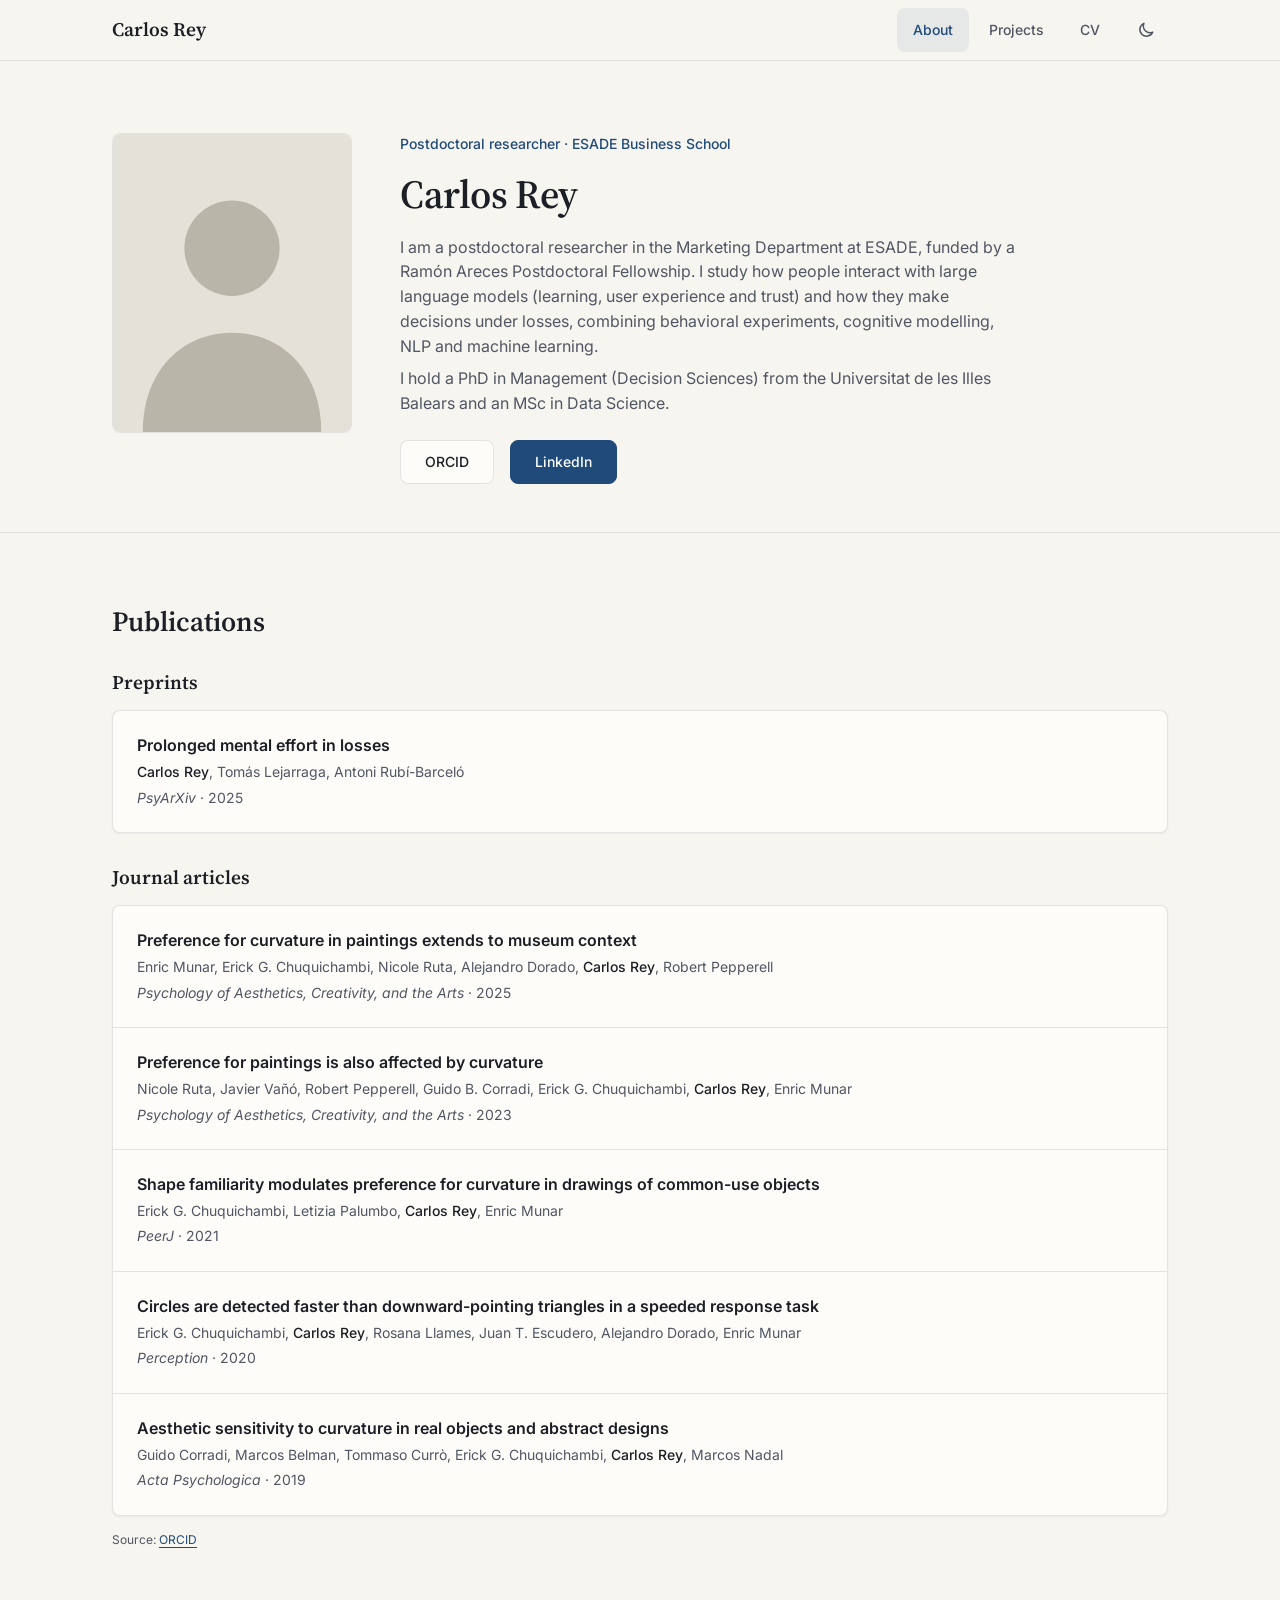
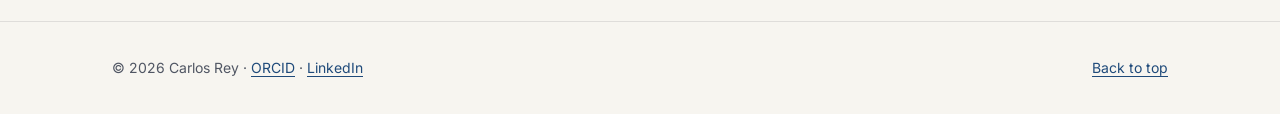
<file: index.html>
<!doctype html>
<html lang="en">
<head>
  <meta charset="utf-8">
  <meta name="viewport" content="width=device-width, initial-scale=1">
  <title>Carlos Rey · Postdoctoral Researcher at ESADE</title>
  <meta name="description" content="Carlos Rey is a postdoctoral researcher in the Marketing Department at ESADE Business School, studying human–LLM interaction, loss-related decision making, and behavioral data science.">
  <meta name="theme-color" content="#f7f5f0">
  <link rel="icon" href="assets/favicon.svg" type="image/svg+xml">
  <link rel="preconnect" href="https://fonts.googleapis.com">
  <link rel="preconnect" href="https://fonts.gstatic.com" crossorigin>
  <link href="https://fonts.googleapis.com/css2?family=Inter:wght@400;500;600&family=Source+Serif+4:wght@400;600&display=swap" rel="stylesheet">
  <script>(function(){var t;try{t=localStorage.getItem('theme')}catch(e){}if(t!=='light'&&t!=='dark'){t=matchMedia('(prefers-color-scheme: dark)').matches?'dark':'light'}document.documentElement.setAttribute('data-theme',t)})();</script>
  <link rel="stylesheet" href="styles.css">
</head>
<body>
  <a class="skip" href="#main">Skip to content</a>
  <header class="site-header">
    <div class="bar">
      <a class="brand" href="index.html" aria-label="Carlos Rey, home">Carlos Rey</a>
      <button class="theme-btn" type="button" aria-label="Switch to dark mode"><svg class="i-sun" viewBox="0 0 24 24" width="20" height="20" aria-hidden="true"><circle cx="12" cy="12" r="4.5" fill="none" stroke="currentColor" stroke-width="1.8"/><path d="M12 2.5v2.2M12 19.3v2.2M2.5 12h2.2M19.3 12h2.2M5.3 5.3l1.6 1.6M17.1 17.1l1.6 1.6M5.3 18.7l1.6-1.6M17.1 6.9l1.6-1.6" stroke="currentColor" stroke-width="1.8" stroke-linecap="round"/></svg><svg class="i-moon" viewBox="0 0 24 24" width="20" height="20" aria-hidden="true"><path d="M20 14.5A8 8 0 0 1 9.5 4a8 8 0 1 0 10.5 10.5z" fill="none" stroke="currentColor" stroke-width="1.8" stroke-linejoin="round"/></svg></button>
      <button class="menu-btn" type="button" aria-expanded="false" aria-controls="nav">Menu</button>
      <nav id="nav" class="nav" aria-label="Primary"><a href="index.html" aria-current="page">About</a><a href="projects.html">Projects</a><a href="assets/CarlosReyRomero_CV.pdf" target="_blank" rel="noopener">CV</a></nav>
    </div>
  </header>

  <main id="main">
    <section class="hero" id="top">
      <div class="page about-grid">
        <img class="photo" src="assets/photo.svg" width="240" height="300" alt="Portrait of Carlos Rey (placeholder)">
        <div>
          <p class="eyebrow">Postdoctoral researcher · ESADE Business School</p>
          <h1>Carlos Rey</h1>
          <p class="lead">I am a postdoctoral researcher in the Marketing Department at ESADE, funded by a Ramón Areces Postdoctoral Fellowship. I study how people interact with large language models (learning, user experience and trust) and how they make decisions under losses, combining behavioral experiments, cognitive modelling, NLP and machine learning.</p>
          <p class="lead">I hold a PhD in Management (Decision Sciences) from the Universitat de les Illes Balears and an MSc in Data Science.</p>
          <div class="actions">
            <a class="btn" href="https://orcid.org/0000-0003-2650-3880" target="_blank" rel="noopener">ORCID</a>
            <a class="btn btn-primary" href="https://www.linkedin.com/in/carlosreyr" target="_blank" rel="noopener">LinkedIn</a>
          </div>
        </div>
      </div>
    </section>

    <section class="section" id="publications" aria-labelledby="pubs-h">
      <div class="page stack">
        <h2 id="pubs-h" class="section-title">Publications</h2>
        <h3 class="group-title">Preprints</h3>
        <ul class="list-frame">
            <li class="row">
              <p class="row-title"><a href="https://doi.org/10.31234/osf.io/q5emw_v2" target="_blank" rel="noopener">Prolonged mental effort in losses</a></p>
              <p class="row-meta"><span class="me">Carlos Rey</span>, Tomás Lejarraga, Antoni Rubí-Barceló</p>
              <p class="row-venue"><em>PsyArXiv</em> · 2025</p>
            </li>
        </ul>
        <h3 class="group-title">Journal articles</h3>
        <ul class="list-frame">
            <li class="row">
              <p class="row-title"><a href="https://doi.org/10.1037/aca0000601" target="_blank" rel="noopener">Preference for curvature in paintings extends to museum context</a></p>
              <p class="row-meta">Enric Munar, Erick G. Chuquichambi, Nicole Ruta, Alejandro Dorado, <span class="me">Carlos Rey</span>, Robert Pepperell</p>
              <p class="row-venue"><em>Psychology of Aesthetics, Creativity, and the Arts</em> · 2025</p>
            </li>
            <li class="row">
              <p class="row-title"><a href="https://doi.org/10.1037/aca0000395" target="_blank" rel="noopener">Preference for paintings is also affected by curvature</a></p>
              <p class="row-meta">Nicole Ruta, Javier Vañó, Robert Pepperell, Guido B. Corradi, Erick G. Chuquichambi, <span class="me">Carlos Rey</span>, Enric Munar</p>
              <p class="row-venue"><em>Psychology of Aesthetics, Creativity, and the Arts</em> · 2023</p>
            </li>
            <li class="row">
              <p class="row-title"><a href="https://doi.org/10.7717/peerj.11772" target="_blank" rel="noopener">Shape familiarity modulates preference for curvature in drawings of common-use objects</a></p>
              <p class="row-meta">Erick G. Chuquichambi, Letizia Palumbo, <span class="me">Carlos Rey</span>, Enric Munar</p>
              <p class="row-venue"><em>PeerJ</em> · 2021</p>
            </li>
            <li class="row">
              <p class="row-title"><a href="https://doi.org/10.1177/0301006620957472" target="_blank" rel="noopener">Circles are detected faster than downward-pointing triangles in a speeded response task</a></p>
              <p class="row-meta">Erick G. Chuquichambi, <span class="me">Carlos Rey</span>, Rosana Llames, Juan T. Escudero, Alejandro Dorado, Enric Munar</p>
              <p class="row-venue"><em>Perception</em> · 2020</p>
            </li>
            <li class="row">
              <p class="row-title"><a href="https://doi.org/10.1016/j.actpsy.2019.05.012" target="_blank" rel="noopener">Aesthetic sensitivity to curvature in real objects and abstract designs</a></p>
              <p class="row-meta">Guido Corradi, Marcos Belman, Tommaso Currò, Erick G. Chuquichambi, <span class="me">Carlos Rey</span>, Marcos Nadal</p>
              <p class="row-venue"><em>Acta Psychologica</em> · 2019</p>
            </li>
        </ul>
        <p class="source-note">Source: <a href="https://orcid.org/0000-0003-2650-3880" target="_blank" rel="noopener">ORCID</a></p>
      </div>
    </section>
  </main>

  <footer class="site-footer">
    <div class="page foot">
      <p>© <span id="year">2026</span> Carlos Rey · <a href="https://orcid.org/0000-0003-2650-3880" target="_blank" rel="noopener">ORCID</a> · <a href="https://www.linkedin.com/in/carlosreyr" target="_blank" rel="noopener">LinkedIn</a></p>
      <p><a href="#top">Back to top</a></p>
    </div>
  </footer>

  <script src="script.js"></script>
</body>
</html>
</file>
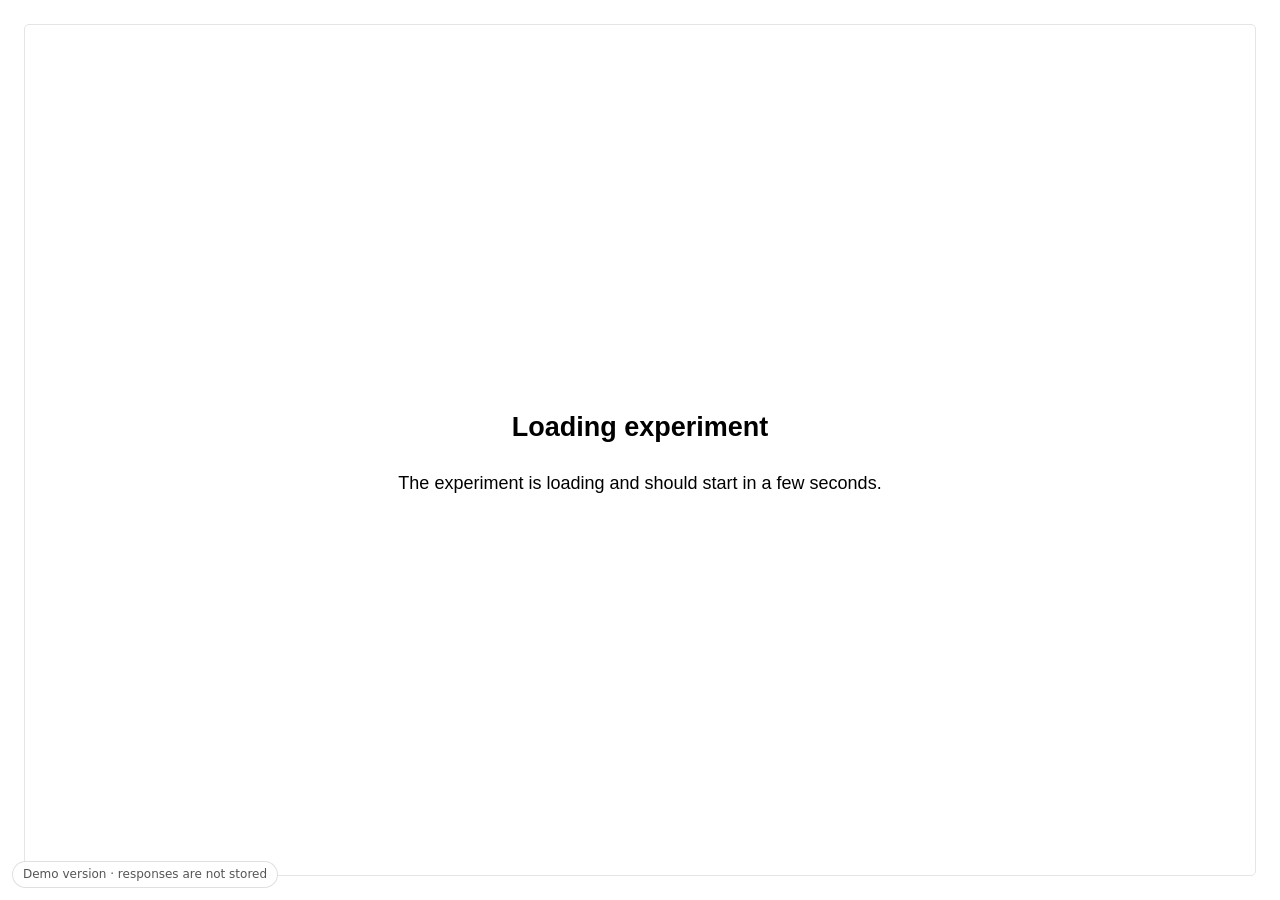
<file: experiments/loss-attention1B/index.html>
<!doctype html>
<html lang="en">
<head>
  <meta charset="utf-8">
  <title>Loss attention 1B</title>
  <meta name="viewport" content="width=device-width, initial-scale=1">
  <meta name="robots" content="noindex, nofollow">
  <!-- lab.js library -->
  <script src="lib/lab.js" data-labjs-script="library"></script>
  <script src="lib/lab.fallback.js" data-labjs-script="fallback"></script>
  <link rel="stylesheet" href="lib/lab.css">
  <!-- data handling -->
  <script src="../shared/datasink.config.js"></script>
  <script src="../shared/datasink.js"></script>
  <!-- study code and styles -->
  <script src="script.js" defer></script>
  <link rel="stylesheet" href="style.css">
</head>
<body>
  <div class="container fullscreen" data-labjs-section="main">
    <main class="content-vertical-center content-horizontal-center">
      <div>
        <h2>Loading experiment</h2>
        <p>The experiment is loading and should start in a few seconds.</p>
      </div>
    </main>
  </div>
</body>
</html>
</file>
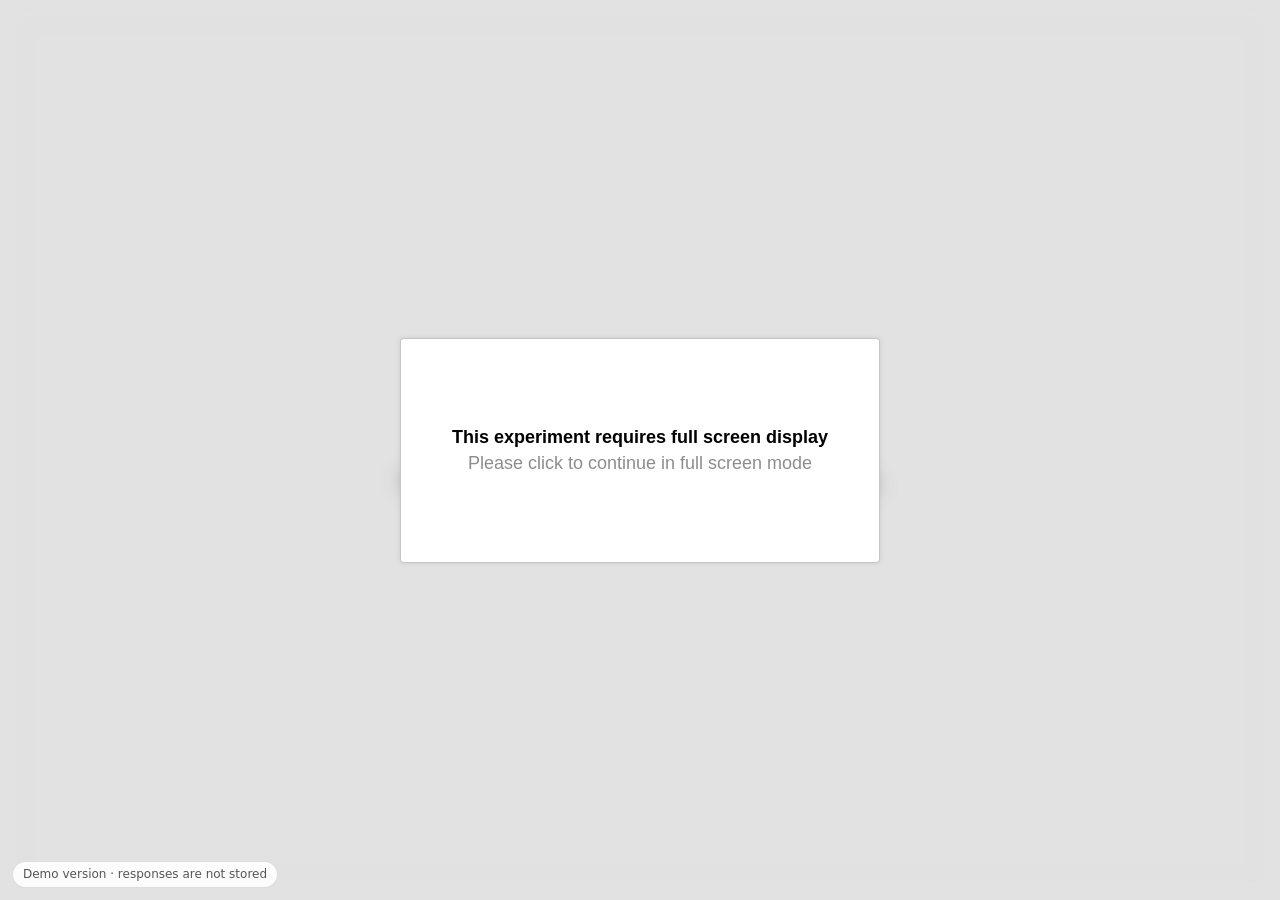
<file: experiments/loss-attention2/index.html>
<!doctype html>
<html lang="en">
<head>
  <meta charset="utf-8">
  <title>Loss attention 2</title>
  <meta name="viewport" content="width=device-width, initial-scale=1">
  <meta name="robots" content="noindex, nofollow">
  <!-- lab.js library -->
  <script src="lib/lab.js" data-labjs-script="library"></script>
  <script src="lib/lab.fallback.js" data-labjs-script="fallback"></script>
  <link rel="stylesheet" href="lib/lab.css">
  <!-- data handling -->
  <script src="../shared/datasink.config.js"></script>
  <script src="../shared/datasink.js"></script>
  <!-- study code and styles -->
  <script src="script.js" defer></script>
  <link rel="stylesheet" href="style.css">
</head>
<body>
  <div class="container fullscreen" data-labjs-section="main">
    <main class="content-vertical-center content-horizontal-center">
      <div>
        <h2>Loading experiment</h2>
        <p>The experiment is loading and should start in a few seconds.</p>
      </div>
    </main>
  </div>
</body>
</html>
</file>
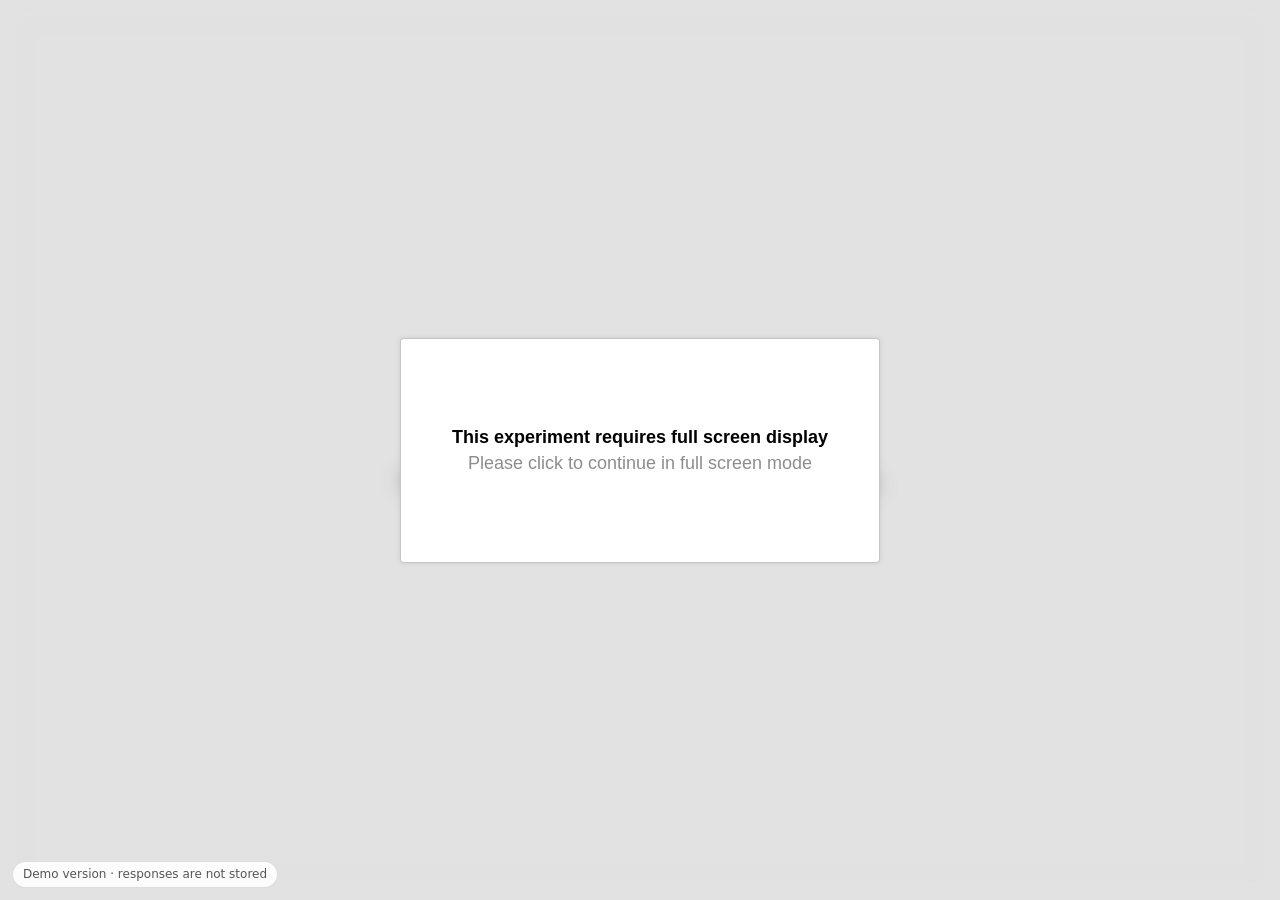
<file: experiments/loss-perception-study3/index.html>
<!doctype html>
<html lang="en">
<head>
  <meta charset="utf-8">
  <title>Loss perception · Study 3</title>
  <meta name="viewport" content="width=device-width, initial-scale=1">
  <meta name="robots" content="noindex, nofollow">
  <!-- lab.js library -->
  <script src="lib/lab.js" data-labjs-script="library"></script>
  <script src="lib/lab.fallback.js" data-labjs-script="fallback"></script>
  <link rel="stylesheet" href="lib/lab.css">
  <!-- data handling -->
  <script src="../shared/datasink.config.js"></script>
  <script src="../shared/datasink.js"></script>
  <!-- study code and styles -->
  <script src="script.js" defer></script>
  <link rel="stylesheet" href="style.css">
</head>
<body>
  <div class="container fullscreen" data-labjs-section="main">
    <main class="content-vertical-center content-horizontal-center">
      <div>
        <h2>Loading experiment</h2>
        <p>The experiment is loading and should start in a few seconds.</p>
      </div>
    </main>
  </div>
</body>
</html>
</file>
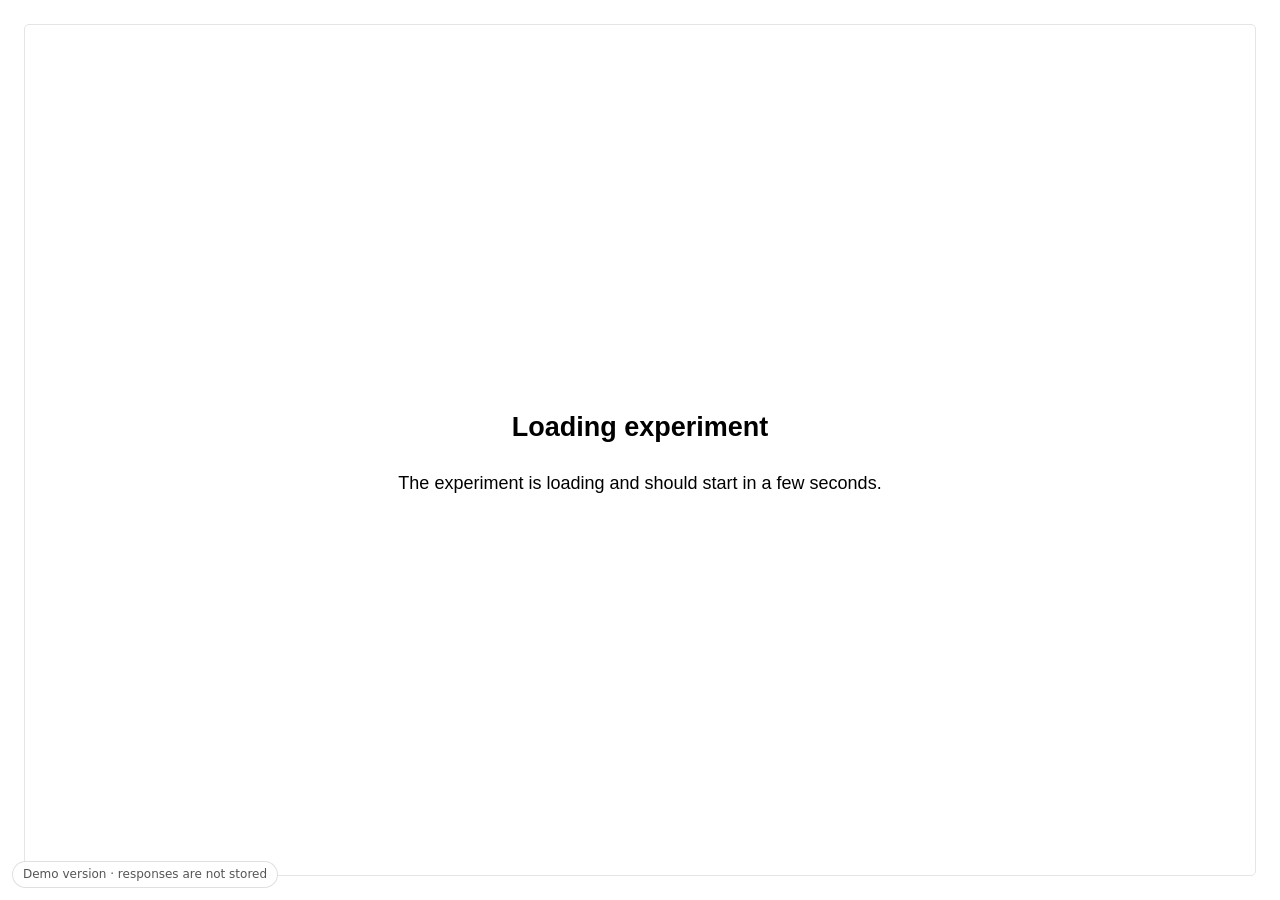
<file: experiments/loss-perception/index.html>
<!doctype html>
<html lang="en">
<head>
  <meta charset="utf-8">
  <title>Loss perception · Experiment</title>
  <meta name="viewport" content="width=device-width, initial-scale=1">
  <meta name="robots" content="noindex, nofollow">
  <!-- lab.js library -->
  <script src="lib/lab.js" data-labjs-script="library"></script>
  <script src="lib/lab.fallback.js" data-labjs-script="fallback"></script>
  <link rel="stylesheet" href="lib/lab.css">
  <!-- data handling -->
  <script src="../shared/datasink.config.js"></script>
  <script src="../shared/datasink.js"></script>
  <!-- study code and styles -->
  <script src="script.js" defer></script>
  <link rel="stylesheet" href="style.css">
</head>
<body>
  <div class="container fullscreen" data-labjs-section="main">
    <main class="content-vertical-center content-horizontal-center">
      <div>
        <h2>Loading experiment</h2>
        <p>The experiment is loading and should start in a few seconds.</p>
      </div>
    </main>
  </div>
</body>
</html>
</file>
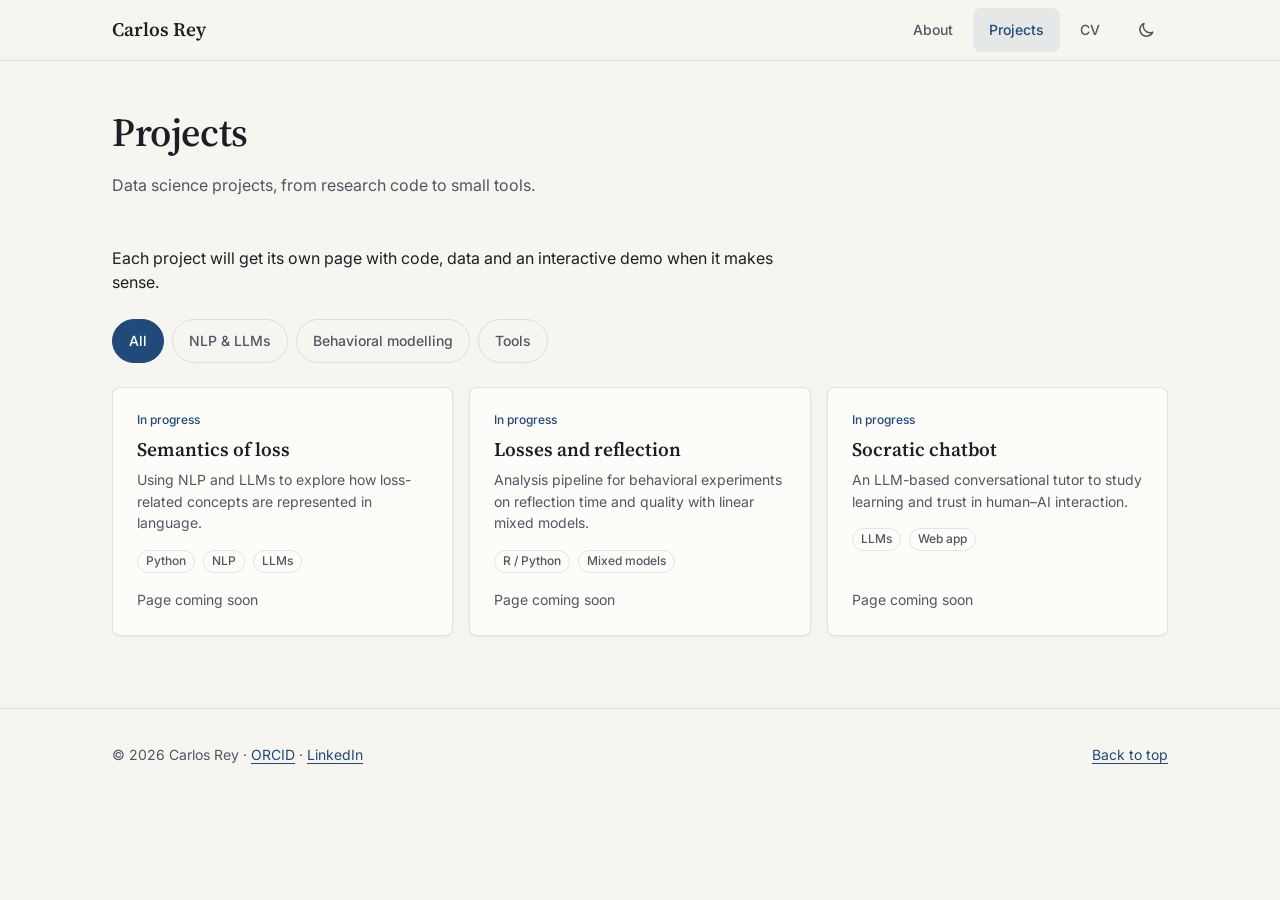
<file: projects.html>
<!doctype html>
<html lang="en">
<head>
  <meta charset="utf-8">
  <meta name="viewport" content="width=device-width, initial-scale=1">
  <title>Projects · Carlos Rey</title>
  <meta name="description" content="Data science projects by Carlos Rey.">
  <meta name="theme-color" content="#f7f5f0">
  <link rel="icon" href="assets/favicon.svg" type="image/svg+xml">
  <link rel="preconnect" href="https://fonts.googleapis.com">
  <link rel="preconnect" href="https://fonts.gstatic.com" crossorigin>
  <link href="https://fonts.googleapis.com/css2?family=Inter:wght@400;500;600&family=Source+Serif+4:wght@400;600&display=swap" rel="stylesheet">
  <script>(function(){var t;try{t=localStorage.getItem('theme')}catch(e){}if(t!=='light'&&t!=='dark'){t=matchMedia('(prefers-color-scheme: dark)').matches?'dark':'light'}document.documentElement.setAttribute('data-theme',t)})();</script>
  <link rel="stylesheet" href="styles.css">
</head>
<body>
  <a class="skip" href="#main">Skip to content</a>
  <header class="site-header">
    <div class="bar">
      <a class="brand" href="index.html" aria-label="Carlos Rey, home">Carlos Rey</a>
      <button class="theme-btn" type="button" aria-label="Switch to dark mode"><svg class="i-sun" viewBox="0 0 24 24" width="20" height="20" aria-hidden="true"><circle cx="12" cy="12" r="4.5" fill="none" stroke="currentColor" stroke-width="1.8"/><path d="M12 2.5v2.2M12 19.3v2.2M2.5 12h2.2M19.3 12h2.2M5.3 5.3l1.6 1.6M17.1 17.1l1.6 1.6M5.3 18.7l1.6-1.6M17.1 6.9l1.6-1.6" stroke="currentColor" stroke-width="1.8" stroke-linecap="round"/></svg><svg class="i-moon" viewBox="0 0 24 24" width="20" height="20" aria-hidden="true"><path d="M20 14.5A8 8 0 0 1 9.5 4a8 8 0 1 0 10.5 10.5z" fill="none" stroke="currentColor" stroke-width="1.8" stroke-linejoin="round"/></svg></button>
      <button class="menu-btn" type="button" aria-expanded="false" aria-controls="nav">Menu</button>
      <nav id="nav" class="nav" aria-label="Primary"><a href="index.html">About</a><a href="projects.html" aria-current="page">Projects</a><a href="assets/CarlosReyRomero_CV.pdf" target="_blank" rel="noopener">CV</a></nav>
    </div>
  </header>

  <main id="main">
    <section class="page-head" id="top"><div class="page"><h1>Projects</h1><p class="lead">Data science projects, from research code to small tools.</p></div></section>
    <section class="section"><div class="page stack">
          <p class="prose">Each project will get its own page with code, data and an interactive demo when it makes sense.</p>
          <div class="filters" role="group" aria-label="Filter projects by topic">
            <button class="chip" type="button" data-filter="all" aria-pressed="true">All</button>
            <button class="chip" type="button" data-filter="nlp" aria-pressed="false">NLP &amp; LLMs</button>
            <button class="chip" type="button" data-filter="modelling" aria-pressed="false">Behavioral modelling</button>
            <button class="chip" type="button" data-filter="tools" aria-pressed="false">Tools</button>
          </div>
          <ul class="grid" id="project-grid">
            <li class="card project" data-tags="nlp modelling">
              <p class="status">In progress</p>
              <h3>Semantics of loss</h3>
              <p>Using NLP and LLMs to explore how loss-related concepts are represented in language.</p>
              <p class="row-tags"><span class="tag">Python</span><span class="tag">NLP</span><span class="tag">LLMs</span></p>
              <p class="project-link">Page coming soon</p>
            </li>
            <li class="card project" data-tags="modelling">
              <p class="status">In progress</p>
              <h3>Losses and reflection</h3>
              <p>Analysis pipeline for behavioral experiments on reflection time and quality with linear mixed models.</p>
              <p class="row-tags"><span class="tag">R / Python</span><span class="tag">Mixed models</span></p>
              <p class="project-link">Page coming soon</p>
            </li>
            <li class="card project" data-tags="nlp tools">
              <p class="status">In progress</p>
              <h3>Socratic chatbot</h3>
              <p>An LLM-based conversational tutor to study learning and trust in human–AI interaction.</p>
              <p class="row-tags"><span class="tag">LLMs</span><span class="tag">Web app</span></p>
              <p class="project-link">Page coming soon</p>
            </li>
          </ul>
          <p class="filter-empty" id="filter-empty" hidden>No projects in this topic yet.</p>
        </div></section>
  </main>

  <footer class="site-footer">
    <div class="page foot">
      <p>© <span id="year">2026</span> Carlos Rey · <a href="https://orcid.org/0000-0003-2650-3880" target="_blank" rel="noopener">ORCID</a> · <a href="https://www.linkedin.com/in/carlosreyr" target="_blank" rel="noopener">LinkedIn</a></p>
      <p><a href="#top">Back to top</a></p>
    </div>
  </footer>

  <script src="script.js"></script>
</body>
</html>
</file>
<file: styles.css>
:root {
  --canvas: #f7f5f0;
  --surface: #fdfcf9;
  --text: #1c1f26;
  --text-2: #505663;
  --border: rgba(28, 31, 38, 0.11);
  --accent: #1f4a7a;
  --accent-text: #ffffff;
  --accent-soft: rgba(31, 74, 122, 0.08);
  --shadow: 0 1px 3px rgba(0, 0, 0, 0.05);

  --font-body: "Inter", system-ui, -apple-system, "Segoe UI", sans-serif;
  --font-head: "Source Serif 4", Georgia, "Times New Roman", serif;

  --text-meta: 0.75rem;
  --text-sm: 0.875rem;
  --text-base: 1rem;
  --text-h3: 1.2rem;
  --text-h2: 1.44rem;
  --text-h1: 2.07rem;

  --s1: 4px; --s2: 8px; --s3: 16px; --s4: 24px; --s5: 32px; --s6: 48px; --s7: 72px;
  --vp-wide: 1120px;
  --radius: 8px;
}

@media (prefers-color-scheme: dark) {
  :root:not([data-theme="light"]) {
    --canvas: #14171c;
    --surface: #1b1f26;
    --text: #e9e7e1;
    --text-2: #a7adba;
    --border: rgba(233, 231, 225, 0.13);
    --accent: #8db6e6;
    --accent-text: #0f1722;
    --accent-soft: rgba(141, 182, 230, 0.1);
    --shadow: inset 0 1px 0 rgba(255, 255, 255, 0.05);
    color-scheme: dark;
  }
}
:root[data-theme="dark"] {
  --canvas: #14171c;
  --surface: #1b1f26;
  --text: #e9e7e1;
  --text-2: #a7adba;
  --border: rgba(233, 231, 225, 0.13);
  --accent: #8db6e6;
  --accent-text: #0f1722;
  --accent-soft: rgba(141, 182, 230, 0.1);
  --shadow: inset 0 1px 0 rgba(255, 255, 255, 0.05);
  color-scheme: dark;
}

*, *::before, *::after { box-sizing: border-box; }
html { scroll-behavior: smooth; scroll-padding-top: 72px; }
body {
  margin: 0;
  background: var(--canvas);
  color: var(--text);
  font: 400 var(--text-base)/1.55 var(--font-body);
  -webkit-font-smoothing: antialiased;
}
h1, h2, h3, p, ul, ol, dl, dd { margin: 0; }
ul, ol { padding: 0; list-style: none; }
a { color: var(--accent); text-underline-offset: 3px; }
a:hover { text-decoration-thickness: 2px; }
:focus-visible { outline: 2px solid var(--accent); outline-offset: 2px; border-radius: 4px; }

.skip { position: absolute; left: var(--s3); top: -80px; background: var(--accent); color: var(--accent-text); padding: var(--s2) var(--s3); border-radius: var(--radius); z-index: 20; }
.skip:focus { top: var(--s2); }

.page { width: 100%; max-width: var(--vp-wide); margin-inline: auto; padding-inline: var(--s3); }

/* Header */
.site-header { position: sticky; top: 0; z-index: 10; background: color-mix(in srgb, var(--canvas) 94%, transparent); border-bottom: 1px solid var(--border); backdrop-filter: blur(6px); }
.bar { max-width: var(--vp-wide); margin-inline: auto; padding: var(--s2) var(--s3); display: flex; align-items: center; justify-content: space-between; min-height: 60px; flex-wrap: wrap; }
.brand { font: 600 var(--text-h3)/1.2 var(--font-head); color: var(--text); text-decoration: none; min-height: 44px; display: inline-flex; align-items: center; }
.nav { display: none; width: 100%; flex-direction: column; padding-bottom: var(--s2); }
.nav.open { display: flex; }
.nav a { color: var(--text-2); text-decoration: none; font-size: var(--text-sm); font-weight: 500; min-height: 44px; display: inline-flex; align-items: center; padding-inline: var(--s3); border-radius: var(--radius); }
.nav a:hover { color: var(--text); background: var(--accent-soft); }
.nav a[aria-current="true"] { color: var(--accent); }
.menu-btn { font: 500 var(--text-sm)/1 var(--font-body); min-height: 44px; min-width: 44px; padding: 0 var(--s3); color: var(--text); background: var(--surface); border: 1px solid var(--border); border-radius: var(--radius); cursor: pointer; }

/* Buttons */
.actions { display: flex; flex-wrap: wrap; gap: var(--s2) var(--s3); margin-top: var(--s4); }
.btn { display: inline-flex; align-items: center; justify-content: center; min-height: 44px; padding: 0 var(--s4); font: 500 var(--text-sm)/1 var(--font-body); color: var(--text); background: var(--surface); border: 1px solid var(--border); border-radius: var(--radius); text-decoration: none; transition: border-color 0.15s, background-color 0.15s; }
.btn:hover { border-color: var(--accent); }
.btn-primary { background: var(--accent); color: var(--accent-text); border-color: var(--accent); }
.btn-primary:hover { filter: brightness(1.08); }

/* Hero */
.hero { padding-block: var(--s6) var(--s5); }
.hero-grid { display: grid; gap: var(--s5); }
.eyebrow { font-size: var(--text-sm); font-weight: 500; color: var(--accent); margin-bottom: var(--s3); }
h1 { font: 600 var(--text-h1)/1.2 var(--font-head); max-width: 20ch; letter-spacing: -0.01em; }
.lead { margin-top: var(--s3); color: var(--text-2); max-width: 62ch; }

.card { background: var(--surface); border: 1px solid var(--border); border-radius: var(--radius); box-shadow: var(--shadow); padding: var(--s4); }
.card-title { font: 500 var(--text-sm)/1.3 var(--font-body); color: var(--text-2); margin-bottom: var(--s3); }
.now dl { display: grid; gap: var(--s3); }
.now dt { font-size: var(--text-meta); line-height: 1.4; color: var(--text-2); }
.now dd { font-size: var(--text-sm); }
.inline-links { display: flex; gap: var(--s4); }
.inline-links a { min-height: 44px; display: inline-flex; align-items: center; }

/* Sections */
.section { padding-block: var(--s6); border-top: 1px solid var(--border); }
.split { display: grid; gap: var(--s4); }
.section-label { font: 500 var(--text-sm)/1.3 var(--font-body); color: var(--text-2); text-transform: none; }
.prose { max-width: 68ch; color: var(--text); }
.group-title { font: 600 var(--text-h3)/1.25 var(--font-head); margin: var(--s5) 0 var(--s3); }
.group-title:first-child { margin-top: 0; }

.themes { display: grid; gap: var(--s4); margin-top: var(--s4); }
.themes h3 { font: 600 var(--text-h3)/1.25 var(--font-head); margin-bottom: var(--s1); }
.themes p { color: var(--text-2); font-size: var(--text-sm); max-width: 56ch; }
.themes li { padding-left: var(--s3); border-left: 2px solid var(--accent); }

/* List frame (L1) */
.list-frame { background: var(--surface); border: 1px solid var(--border); border-radius: var(--radius); box-shadow: var(--shadow); }
.row { padding: var(--s4); }
.row + .row { border-top: 1px solid var(--border); }
.row-title { font-weight: 600; line-height: 1.35; }
.row-meta { font-size: var(--text-sm); color: var(--text-2); margin-top: var(--s1); }
.row-desc { font-size: var(--text-sm); margin-top: var(--s2); max-width: 70ch; }
.row-tags { display: flex; flex-wrap: wrap; gap: var(--s2); margin-top: var(--s3); }
.tag { font-size: var(--text-meta); line-height: 1.4; font-weight: 500; color: var(--text-2); padding: 2px var(--s2); border: 1px solid var(--border); border-radius: 999px; }
.empty { padding: var(--s5) var(--s4); text-align: left; }
.empty-title { font-weight: 600; }
.empty-desc { font-size: var(--text-sm); color: var(--text-2); margin-top: var(--s1); }

/* Projects */
.filters { display: flex; flex-wrap: wrap; gap: var(--s2); margin-top: var(--s4); }
.chip { font: 500 var(--text-sm)/1 var(--font-body); min-height: 44px; padding: 0 var(--s3); color: var(--text-2); background: transparent; border: 1px solid var(--border); border-radius: 999px; cursor: pointer; }
.chip:hover { border-color: var(--accent); color: var(--text); }
.chip[aria-pressed="true"] { background: var(--accent); border-color: var(--accent); color: var(--accent-text); }
.grid { display: grid; gap: var(--s3); margin-top: var(--s4); }
.project { display: flex; flex-direction: column; }
.project[hidden] { display: none; }
.project h3 { font: 600 var(--text-h3)/1.25 var(--font-head); margin-bottom: var(--s2); }
.project p:not(.status):not(.project-link):not(.row-tags) { font-size: var(--text-sm); color: var(--text-2); }
.status { font-size: var(--text-meta); line-height: 1.4; font-weight: 500; color: var(--accent); margin-bottom: var(--s2); }
.project-link { font-size: var(--text-sm); color: var(--text-2); margin-top: auto; padding-top: var(--s3); }
.filter-empty { margin-top: var(--s4); color: var(--text-2); font-size: var(--text-sm); }

/* Timeline */
.timeline { background: var(--surface); border: 1px solid var(--border); border-radius: var(--radius); box-shadow: var(--shadow); }
.timeline li { display: grid; gap: var(--s1); padding: var(--s4); }
.timeline li + li { border-top: 1px solid var(--border); }
.when { font-size: var(--text-sm); color: var(--text-2); font-weight: 500; }
.more { display: grid; gap: var(--s4); margin-top: var(--s2); }
.plain li { font-size: var(--text-sm); padding: var(--s2) 0; border-bottom: 1px solid var(--border); }
.plain li:last-child { border-bottom: 0; }
.more .plain + .group-title { margin-top: var(--s5); }

/* Footer */
.site-footer { border-top: 1px solid var(--border); padding-block: var(--s4); font-size: var(--text-sm); color: var(--text-2); }
.foot { display: flex; justify-content: space-between; flex-wrap: wrap; gap: var(--s2); }
.foot a { min-height: 44px; display: inline-flex; align-items: center; }

/* Medium (768) */
@media (min-width: 768px) {
  .page, .bar { padding-inline: var(--s5); }
  :root { --text-h1: 2.49rem; --text-h2: 1.73rem; }
  .menu-btn { display: none; }
  .nav { display: flex; flex-direction: row; width: auto; padding: 0; gap: var(--s1); }
  .hero { padding-block: var(--s7) var(--s6); }
  .section { padding-block: var(--s7); }
  .hero-grid { grid-template-columns: 1.6fr 1fr; align-items: start; gap: var(--s6); }
  .split { grid-template-columns: 180px 1fr; gap: var(--s6); }
  .section-label { position: sticky; top: 84px; align-self: start; }
  .themes { grid-template-columns: repeat(3, 1fr); }
  .grid { grid-template-columns: repeat(2, 1fr); }
  .timeline li { grid-template-columns: 160px 1fr; gap: var(--s4); }
  .more { grid-template-columns: 1fr 1fr; gap: var(--s6); }
}

/* Wide (1280) */
@media (min-width: 1280px) {
  .grid { grid-template-columns: repeat(3, 1fr); }
}

@media (prefers-reduced-motion: reduce) {
  html { scroll-behavior: auto; }
  * { transition: none !important; }
}

/* Multi-page additions */
.page-head { padding-block: var(--s6) var(--s4); }
.page-head h1 { max-width: none; }
.page-head + .section { border-top: 0; padding-top: var(--s4); }
.stack > :first-child { margin-top: 0; }
.nav a[aria-current="page"] { color: var(--accent); background: var(--accent-soft); }
.stack .prose { margin-bottom: var(--s2); }
.stack .more { margin-top: var(--s6); }
.stack .more .group-title:first-child { margin-top: 0; }

/* About */
.about-grid { display: grid; gap: var(--s4); align-items: start; }
.photo { width: 160px; height: auto; aspect-ratio: 4 / 5; object-fit: cover; border-radius: var(--radius); border: 1px solid var(--border); background: var(--surface); }
.about-grid .lead + .lead { margin-top: var(--s2); }
.about-grid h1 { max-width: none; }
.section-title { font: 600 var(--text-h2)/1.2 var(--font-head); margin-bottom: var(--s4); }
@media (min-width: 768px) { .about-grid { grid-template-columns: 240px 1fr; gap: var(--s6); } .photo { width: 240px; } }

/* Theme toggle */
.brand { margin-right: auto; }
.bar { gap: var(--s2); }
.theme-btn { display: inline-flex; align-items: center; justify-content: center; width: 44px; height: 44px; padding: 0; color: var(--text-2); background: transparent; border: 1px solid transparent; border-radius: var(--radius); cursor: pointer; }
.theme-btn:hover { color: var(--text); background: var(--accent-soft); }
.theme-btn .i-moon { display: none; }
:root[data-theme="light"] .theme-btn .i-sun { display: none; }
:root[data-theme="light"] .theme-btn .i-moon { display: block; }
.nav { order: 3; }
@media (min-width: 768px) { .nav { order: 0; } .theme-btn { order: 1; } }

/* Publications */
.row-title a { color: var(--text); text-decoration: none; }
.row-title a:hover { color: var(--accent); text-decoration: underline; }
.me { color: var(--text); font-weight: 500; }
.row-venue { font-size: var(--text-sm); color: var(--text-2); margin-top: var(--s1); }
.source-note { font-size: var(--text-meta); line-height: 1.4; color: var(--text-2); margin-top: var(--s3); }
</file>
<file: experiments/loss-attention1B/lib/lab.css>
/* Basic configuration */
:root {
  /* Layout */
  --width-container: 900px;
  --width-min-container: 320px;
  --height-min-header-footer: 8vh;
  --padding-internal: 24px;
  --border-radius-container: 5px;
  --border-radius-content: 4px;
  /* Typography */
  --font-family: "Arial", sans-serif;
  --font-family-mono: Droid Mono, Menlo, Consolas, monospace;
  --font-size: 18px;
  --line-height: 1.45;
  /* (line height is specified in em so that it adapts to varying font sizes) */
  --paragraph-margin-vertical: var(--font-size);
  /* Colors */
  --color-text: black;
  --color-background: white;
  --color-border: #e5e5e5;
  --color-border-internal: #efefef;
  --color-gray-background: #f8f8f8;
  --color-gray-content: #8d8d8d;
}

/* Set box model to border-box globally */
:root {
  box-sizing: border-box;
}
*, *::before, *::after {
  box-sizing: inherit;
}

/* Content layout */
body {
  margin: 0;
  background: white;
  background: var(--color-background);
}
::-webkit-backdrop {
  background: white;
  background: var(--color-background);
}
::backdrop {
  background: white;
  background: var(--color-background);
}

.container {
  min-width: 320px;
  min-width: var(--width-min-container);
  min-height: 8vh;
  min-height: var(--height-min-header-footer);
  /* Use page-style layout by default */
  margin: 24px auto;
  margin: var(--padding-internal) auto;
  width: 900px;
  width: var(--width-container);
}
.overlay {
  position: fixed;
  top: 0;
  left: 0;
  width: 100vw;
  height: 100vh;
  padding: calc(2 * 24px);
  padding: calc(2 * var(--padding-internal));
  background: rgba(140, 140, 140, 0.25);
  /* Use backdrop-filter where available */
  -webkit-backdrop-filter: blur(10px);
          backdrop-filter: blur(10px);
}
.overlay .modal {
  margin: 24px auto;
  margin: var(--padding-internal) auto;
  padding: calc(2 * 24px) 24px;
  padding: calc(2 * var(--padding-internal)) var(--padding-internal);
  min-height: 25vh;
  background: white;
  border: 1px solid rgba(140, 140, 140, 0.5);
  border-radius: 4px;
  border-radius: var(--border-radius-content);
  box-shadow: 0 0 5px rgba(140, 140, 140, 0.25);
}

header, footer, main {
  padding: 24px;
  padding: var(--padding-internal);
}
/* Individual parts: Height, borders and background */
header, footer {
  min-height: 8vh;
  min-height: var(--height-min-header-footer);
}
main {
  min-height: 8vh;
  min-height: var(--height-min-header-footer);
}

/* Fullscreen layout */
.container.fullscreen {
  /* Full screen minus margins */
  margin: 24px;
  margin: var(--padding-internal);
  min-height: calc(100vh - 2*24px);
  min-height: calc(100vh - 2*var(--padding-internal));
  width: calc(100vw - 2*24px);
  width: calc(100vw - 2*var(--padding-internal));
  /* Display content using flexboxes */
  display: -webkit-box;
  display: flex;
  -webkit-box-orient: vertical;
  -webkit-box-direction: normal;
          flex-direction: column;
}
.container.fullscreen main {
  /* Flex positioning */
  -webkit-box-flex: 1;
          flex: 1;
}

/* Frameless layout */
.container.frameless {
  margin: 0 auto;
  border: none;
  border-radius: 0;
}
.container.fullscreen.frameless {
  margin: 0;
  width: 100%;
  min-height: 100vh;
}

/* Remove frame on small screens */
@media (max-width: 600px), (max-height: 600px) {
  .container.fullscreen {
    margin: 0;
    border: none;
    border-radius: 0;
    width: 100%;
    min-height: 100vh;
  }
}

/* Flexbox fix for IE11, per https://github.com/philipwalton/flexbugs */
@media all and (-ms-high-contrast: none), (-ms-high-contrast: active) {
  body {
    display: -webkit-box;
    display: flex;
  }
  .container.fullscreen {
    /* IE11 miscalculates the height, so add some slack */
    min-height: calc(100vh - 3*24px);
    min-height: calc(100vh - 3*var(--padding-internal));
  }
}

/* Borders and backgrounds */
.container {
  border: 1px solid #e5e5e5;
  border: 1px solid var(--color-border);
  border-radius: 5px;
  border-radius: var(--border-radius-container);
}
header {
  border-bottom: 1px solid #efefef;
  border-bottom: 1px solid var(--color-border-internal);
}
footer {
  border-top: 1px solid #efefef;
  border-top: 1px solid var(--color-border-internal);
  background-color: #f8f8f8;
  background-color: var(--color-gray-background);
}

/* Typography */
:root {
  color: black;
  color: var(--color-text);
  font-family: "Arial", sans-serif;
  font-family: var(--font-family);
  font-size: 18px;
  font-size: var(--font-size);
  line-height: 1.45;
  line-height: var(--line-height);
}
header, footer, main {
  /* Set display style explicitly for legacy browsers
     that are unfamiliar with these elements */
  display: block;
  text-align: center;
}
h1, h2, h3 {
  line-height: 1.45;
  line-height: var(--line-height);
}
hr {
  border: none;
  border-top: 2px solid #e5e5e5;
  border-top: 2px solid var(--color-border)
}

/* Special elements: Keyboard buttons */
kbd {
  /* Positioning */
  display: inline-block;
  min-width: 1.5rem;
  min-height: 1.5rem;
  padding: 0 0.3rem;
  padding-top: 0.15rem;
  /* Fonts */
  font-family: Droid Mono, Menlo, Consolas, monospace;
  font-family: var(--font-family-mono);
  font-size: 0.9rem;
  text-align: center;
  /* Background and border */
  background-color: white;
  background-color: var(--color-background);
  border-radius: 4px;
  border-radius: var(--border-radius-content);
  border: 1px solid #e5e5e5;
  border: 1px solid var(--color-border);
}
kbd.big {
  font-size: 1.4rem;
  padding-top: 0.375rem;
  border-radius: 0.125rem;
}

/* Alignment helpers */
.w-100 {
  width: 100%;
}
.w-s {
  width: 100%;
  max-width: 320px;
  max-width: var(--width-min-container);
}
.w-m {
  width: 100%;
  max-width: calc(1.5 * 320px);
  max-width: calc(1.5 * var(--width-min-container));
}
.w-l {
  width: 100%;
  max-width: calc(2 * 320px);
  max-width: calc(2 * var(--width-min-container));
}
/* Block alignment based on flexbox */
.content-vertical-top,
.content-vertical-center,
.content-vertical-bottom,
.content-horizontal-left,
.content-horizontal-center,
.content-horizontal-right,
.content-horizontal-space-between,
.content-vertical-space-between,
.content-horizontal-space-around,
.content-vertical-space-around {
  display: -webkit-box;
  display: flex;
}
.content-vertical-top {
  -webkit-box-align: start;
          align-items: flex-start;
}
.content-vertical-center {
  -webkit-box-align: center;
          align-items: center;
}
.content-vertical-bottom {
  -webkit-box-align: end;
          align-items: flex-end;
}
.content-horizontal-left {
  -webkit-box-pack: start;
          justify-content: flex-start;
}
.content-horizontal-center {
  -webkit-box-pack: center;
          justify-content: center;
}
.content-horizontal-right {
  -webkit-box-pack: end;
          justify-content: flex-end;
}
.content-horizontal-space-between,
.content-vertical-space-between {
  -webkit-box-pack: justify;
          justify-content: space-between;
}
.content-horizontal-space-around,
.content-vertical-space-around {
  justify-content: space-around;
}
.content-vertical-space-around,
.content-vertical-space-between {
  -webkit-box-orient: vertical;
  -webkit-box-direction: normal;
          flex-direction: column;
}
.content-vertical-space-between.content-horizontal-right,
.content-vertical-space-around.content-horizontal-right {
  -webkit-box-align: start;
          align-items: flex-start;
}
.content-vertical-space-between.content-horizontal-center,
.content-vertical-space-around.content-horizontal-center {
  -webkit-box-align: center;
          align-items: center;
}
.content-vertical-space-between.content-horizontal-right,
.content-vertical-space-around.content-horizontal-right {
  -webkit-box-align: end;
          align-items: flex-end;
}
.sticky-top {
  position: -webkit-sticky;
  position: sticky;
  top: 0;
}
/* Text alignment */
.text-left {
  text-align: left;
}
.text-center {
  text-align: center;
}
.text-right {
  text-align: right;
}
.text-justify {
  text-align: justify;
}
.text-muted {
  color: #8d8d8d;
  color: var(--color-gray-content);
}
.text-muted a {
  color: rgb(60, 89, 156);
}
small, .small {
  font-size: 0.9rem;
}
.font-weight-bold {
  font-weight: bold;
}
.font-italic {
  font-style: italic;
}
code {
  font-family: Droid Mono, Menlo, Consolas, monospace;
  font-family: var(--font-family-mono);
  background-color: #f8f8f8;
  background-color: var(--color-gray-background);
  padding: 2px;
  border-radius: 2px;
}

/* Visibility */
.invisible {
  visibility: hidden;
}
.hidden {
  display: none;
}
.hide-if-empty:empty {
  display: none
}

/* Alerts */
.alert {
  border: 2px solid #e5e5e5;
  border: 2px solid var(--color-border);
  border-radius: 4px;
  border-radius: var(--border-radius-content);
  padding: 16px 16px 14px;
  margin: 16px 0;
}
.alert.alert-danger {
  color: #a02c2c;
  border-color: #a02c2c;
}
.alert.alert-warning {
  color: #f6a902;
  border-color: #ffb400;
}

/* Background styles (experimental) */
.alert, .background-dark {
  background-color: #f8f8f8;
  background-color: var(--color-gray-background);
}
.alert.alert-danger, .background-danger {
  background-color: #e9afaf;
}
.alert.alert-warning, .background-warning {
  background-color: #ffe6a5;
}
.background-ok {
  background-color: #c3e6cb;
}

/* Form elements */
input, select, button, textarea {
  font-family: "Arial", sans-serif;
  font-family: var(--font-family);
  font-size: 0.9rem;
  line-height: 1.45;
  line-height: var(--line-height);
  border: 2px solid #e5e5e5;
  border: 2px solid var(--color-border);
  border-radius: 4px;
  border-radius: var(--border-radius-content);
  margin: 8px 0;
  padding: 8px;
}
input[type="checkbox"] {
  margin: 0 10px;
}
input[type="range"] {
  border: none;
}
input + label {
  margin-left: 2px;
}
select {
  padding: 8px 5px; /* selects have a weird vertical alignment */
}
button {
  background-color: white;
  border-radius: 3px;
  padding: 8px 8px 6px;
}
button:hover {
  border-color: #ddd;
  background-color: #fcfcfc;
}
textarea {
  display: block;
  margin: 18px 0;
  margin: var(--paragraph-margin-vertical) 0;
  resize: vertical;
}
/* Input groups */
.input-group {
  display: inline-table;
  margin: 8px 0;
}
.input-group * {
  display: table-cell;
  border-radius: 0px;
}
.input-group input {
  margin: 0;
}
.input-group *:first-child {
  border-radius: 4px 0 0 4px;
}
.input-group *:last-child {
  border-radius: 0 4px 4px 0;
}
.input-group .input-group-addon {
  background-color: #e5e5e5;
  background-color: var(--color-border);
  border: 2px solid #e5e5e5;
  border: 2px solid var(--color-border);
  padding: 0 10px;
}
/* Page styles */
#page-form .page-item-table td input[type="radio"],
#page-form .page-item-table td input[type="checkbox"] {
  margin: 4px 0 10px;
}
#page-form .page-item-table td label {
  display: block;
}
#page-form .page-item-image img {
  text-align: center;
}
#page-form .page-item-image img {
  max-width: 100%;
}

/* Table */
table {
  width: 100%;
  border-collapse: collapse;
}
table td, table th {
  padding: 10px 8px 8px;
}
/* Table borders (except for plain) */
table:not(.table-plain) > tr > td,
table:not(.table-plain) > tr > th,
table:not(.table-plain) > thead > tr > td,
table:not(.table-plain) > thead > tr > th,
table:not(.table-plain) > tbody > tr > td,
table:not(.table-plain) > tbody > tr > th {
  border-bottom: 2px solid #e5e5e5;
  border-bottom: 2px solid var(--color-border);
}
table:not(.table-plain) > tr:last-child > td,
table:not(.table-plain) > tr:last-child > th,
table:not(.table-plain) > tbody > tr:last-child > td,
table:not(.table-plain) > tbody > tr:last-child > th {
  border-bottom: 2px solid transparent;
}
/* Striped rows */
table.table-striped tr:nth-child(odd) td {
  background-color: #efefef;
  background-color: var(--color-border-internal)
}
table .sticky-top {
  /* Add background color to sticky table headers */
  background-color: white;
  background-color: var(--color-background);
}

/* Progress bar */
.progress {
  width: 100%;
  height: 8px;
  overflow: hidden;
  margin: 0.2rem 0 0.4rem;
  border-radius: 2px;
  border: 1px solid #e5e5e5;
  border: 1px solid var(--color-border);
}
.progress .progress-bar {
  width: 0%;
  min-height: 8px;
  background-color: #f8f8f8;
  background-color: var(--color-gray-background);
  border-right: 1px solid #efefef;
  border-right: 1px solid var(--color-border-internal);
  box-sizing: content-box;
}

/* Popovers */
.popover {
  position: absolute;
  top: 0;
  -webkit-animation-duration: 0.5s;
          animation-duration: 0.5s;
  -webkit-animation-name: popover;
          animation-name: popover;
}

/* Width, for some reason, needs to be set explicitly */
.container.fullscreen .popover {
  width: calc(100vw - 2*24px);
  width: calc(100vw - 2*var(--padding-internal));
}
/* Repeated for frameless mode on small screens */
@media (max-width: 600px), (max-height: 600px) {
  .container.fullscreen .popover {
    width: 100vw;
  }
}

.popover > * {
  width: 80%;
  margin: 0 auto;
}

.container:not(.fullscreen) .popover {
  width: 900px;
  width: var(--width-container);
}

/* Slide in from the top */
@-webkit-keyframes popover {
  from {
    -webkit-transform: translate3d(0, -100%, 0);
            transform: translate3d(0, -100%, 0);
  }

  to {
    -webkit-transform: none;
            transform: none;
  }
}
@keyframes popover {
  from {
    -webkit-transform: translate3d(0, -100%, 0);
            transform: translate3d(0, -100%, 0);
  }

  to {
    -webkit-transform: none;
            transform: none;
  }
}

.popover > .alert:first-child {
  border-width: 1px;
  position: relative;
  padding-top: 24px;
  top: -8px;
}


/*# sourceMappingURL=[data-uri] */
</file>
<file: experiments/loss-attention1B/style.css>
/* Please define your custom styles here */
</file>
<file: experiments/loss-attention2/lib/lab.css>
/* Basic configuration */
:root {
  /* Layout */
  --width-container: 900px;
  --width-min-container: 320px;
  --height-min-header-footer: 8vh;
  --padding-internal: 24px;
  --border-radius-container: 5px;
  --border-radius-content: 4px;
  /* Typography */
  --font-family: "Arial", sans-serif;
  --font-family-mono: Droid Mono, Menlo, Consolas, monospace;
  --font-size: 18px;
  --line-height: 1.45;
  /* (line height is specified in em so that it adapts to varying font sizes) */
  --paragraph-margin-vertical: var(--font-size);
  /* Colors */
  --color-text: black;
  --color-background: white;
  --color-border: #e5e5e5;
  --color-border-internal: #efefef;
  --color-gray-background: #f8f8f8;
  --color-gray-content: #8d8d8d;
}

/* Set box model to border-box globally */
:root {
  box-sizing: border-box;
}
*, *::before, *::after {
  box-sizing: inherit;
}

/* Content layout */
body {
  margin: 0;
  background: white;
  background: var(--color-background);
}
::-webkit-backdrop {
  background: white;
  background: var(--color-background);
}
::backdrop {
  background: white;
  background: var(--color-background);
}

.container {
  min-width: 320px;
  min-width: var(--width-min-container);
  min-height: 8vh;
  min-height: var(--height-min-header-footer);
  /* Use page-style layout by default */
  margin: 24px auto;
  margin: var(--padding-internal) auto;
  width: 900px;
  width: var(--width-container);
}
.overlay {
  position: fixed;
  top: 0;
  left: 0;
  width: 100vw;
  height: 100vh;
  padding: calc(2 * 24px);
  padding: calc(2 * var(--padding-internal));
  background: rgba(140, 140, 140, 0.25);
  /* Use backdrop-filter where available */
  -webkit-backdrop-filter: blur(10px);
          backdrop-filter: blur(10px);
}
.overlay .modal {
  margin: 24px auto;
  margin: var(--padding-internal) auto;
  padding: calc(2 * 24px) 24px;
  padding: calc(2 * var(--padding-internal)) var(--padding-internal);
  min-height: 25vh;
  background: white;
  border: 1px solid rgba(140, 140, 140, 0.5);
  border-radius: 4px;
  border-radius: var(--border-radius-content);
  box-shadow: 0 0 5px rgba(140, 140, 140, 0.25);
}

header, footer, main {
  padding: 24px;
  padding: var(--padding-internal);
}
/* Individual parts: Height, borders and background */
header, footer {
  min-height: 8vh;
  min-height: var(--height-min-header-footer);
}
main {
  min-height: 8vh;
  min-height: var(--height-min-header-footer);
}

/* Fullscreen layout */
.container.fullscreen {
  /* Full screen minus margins */
  margin: 24px;
  margin: var(--padding-internal);
  min-height: calc(100vh - 2*24px);
  min-height: calc(100vh - 2*var(--padding-internal));
  width: calc(100vw - 2*24px);
  width: calc(100vw - 2*var(--padding-internal));
  /* Display content using flexboxes */
  display: -webkit-box;
  display: flex;
  -webkit-box-orient: vertical;
  -webkit-box-direction: normal;
          flex-direction: column;
}
.container.fullscreen main {
  /* Flex positioning */
  -webkit-box-flex: 1;
          flex: 1;
}

/* Frameless layout */
.container.frameless {
  margin: 0 auto;
  border: none;
  border-radius: 0;
}
.container.fullscreen.frameless {
  margin: 0;
  width: 100%;
  min-height: 100vh;
}

/* Remove frame on small screens */
@media (max-width: 600px), (max-height: 600px) {
  .container.fullscreen {
    margin: 0;
    border: none;
    border-radius: 0;
    width: 100%;
    min-height: 100vh;
  }
}

/* Flexbox fix for IE11, per https://github.com/philipwalton/flexbugs */
@media all and (-ms-high-contrast: none), (-ms-high-contrast: active) {
  body {
    display: -webkit-box;
    display: flex;
  }
  .container.fullscreen {
    /* IE11 miscalculates the height, so add some slack */
    min-height: calc(100vh - 3*24px);
    min-height: calc(100vh - 3*var(--padding-internal));
  }
}

/* Borders and backgrounds */
.container {
  border: 1px solid #e5e5e5;
  border: 1px solid var(--color-border);
  border-radius: 5px;
  border-radius: var(--border-radius-container);
}
header {
  border-bottom: 1px solid #efefef;
  border-bottom: 1px solid var(--color-border-internal);
}
footer {
  border-top: 1px solid #efefef;
  border-top: 1px solid var(--color-border-internal);
  background-color: #f8f8f8;
  background-color: var(--color-gray-background);
}

/* Typography */
:root {
  color: black;
  color: var(--color-text);
  font-family: "Arial", sans-serif;
  font-family: var(--font-family);
  font-size: 18px;
  font-size: var(--font-size);
  line-height: 1.45;
  line-height: var(--line-height);
}
header, footer, main {
  /* Set display style explicitly for legacy browsers
     that are unfamiliar with these elements */
  display: block;
  text-align: center;
}
h1, h2, h3 {
  line-height: 1.45;
  line-height: var(--line-height);
}
hr {
  border: none;
  border-top: 2px solid #e5e5e5;
  border-top: 2px solid var(--color-border)
}

/* Special elements: Keyboard buttons */
kbd {
  /* Positioning */
  display: inline-block;
  min-width: 1.5rem;
  min-height: 1.5rem;
  padding: 0 0.3rem;
  padding-top: 0.15rem;
  /* Fonts */
  font-family: Droid Mono, Menlo, Consolas, monospace;
  font-family: var(--font-family-mono);
  font-size: 0.9rem;
  text-align: center;
  /* Background and border */
  background-color: white;
  background-color: var(--color-background);
  border-radius: 4px;
  border-radius: var(--border-radius-content);
  border: 1px solid #e5e5e5;
  border: 1px solid var(--color-border);
}
kbd.big {
  font-size: 1.4rem;
  padding-top: 0.375rem;
  border-radius: 0.125rem;
}

/* Alignment helpers */
.w-100 {
  width: 100%;
}
.w-s {
  width: 100%;
  max-width: 320px;
  max-width: var(--width-min-container);
}
.w-m {
  width: 100%;
  max-width: calc(1.5 * 320px);
  max-width: calc(1.5 * var(--width-min-container));
}
.w-l {
  width: 100%;
  max-width: calc(2 * 320px);
  max-width: calc(2 * var(--width-min-container));
}
/* Block alignment based on flexbox */
.content-vertical-top,
.content-vertical-center,
.content-vertical-bottom,
.content-horizontal-left,
.content-horizontal-center,
.content-horizontal-right,
.content-horizontal-space-between,
.content-vertical-space-between,
.content-horizontal-space-around,
.content-vertical-space-around {
  display: -webkit-box;
  display: flex;
}
.content-vertical-top {
  -webkit-box-align: start;
          align-items: flex-start;
}
.content-vertical-center {
  -webkit-box-align: center;
          align-items: center;
}
.content-vertical-bottom {
  -webkit-box-align: end;
          align-items: flex-end;
}
.content-horizontal-left {
  -webkit-box-pack: start;
          justify-content: flex-start;
}
.content-horizontal-center {
  -webkit-box-pack: center;
          justify-content: center;
}
.content-horizontal-right {
  -webkit-box-pack: end;
          justify-content: flex-end;
}
.content-horizontal-space-between,
.content-vertical-space-between {
  -webkit-box-pack: justify;
          justify-content: space-between;
}
.content-horizontal-space-around,
.content-vertical-space-around {
  justify-content: space-around;
}
.content-vertical-space-around,
.content-vertical-space-between {
  -webkit-box-orient: vertical;
  -webkit-box-direction: normal;
          flex-direction: column;
}
.content-vertical-space-between.content-horizontal-right,
.content-vertical-space-around.content-horizontal-right {
  -webkit-box-align: start;
          align-items: flex-start;
}
.content-vertical-space-between.content-horizontal-center,
.content-vertical-space-around.content-horizontal-center {
  -webkit-box-align: center;
          align-items: center;
}
.content-vertical-space-between.content-horizontal-right,
.content-vertical-space-around.content-horizontal-right {
  -webkit-box-align: end;
          align-items: flex-end;
}
.sticky-top {
  position: -webkit-sticky;
  position: sticky;
  top: 0;
}
/* Text alignment */
.text-left {
  text-align: left;
}
.text-center {
  text-align: center;
}
.text-right {
  text-align: right;
}
.text-justify {
  text-align: justify;
}
.text-muted {
  color: #8d8d8d;
  color: var(--color-gray-content);
}
.text-muted a {
  color: rgb(60, 89, 156);
}
small, .small {
  font-size: 0.9rem;
}
.font-weight-bold {
  font-weight: bold;
}
.font-italic {
  font-style: italic;
}
code {
  font-family: Droid Mono, Menlo, Consolas, monospace;
  font-family: var(--font-family-mono);
  background-color: #f8f8f8;
  background-color: var(--color-gray-background);
  padding: 2px;
  border-radius: 2px;
}

/* Visibility */
.invisible {
  visibility: hidden;
}
.hidden {
  display: none;
}
.hide-if-empty:empty {
  display: none
}

/* Alerts */
.alert {
  border: 2px solid #e5e5e5;
  border: 2px solid var(--color-border);
  border-radius: 4px;
  border-radius: var(--border-radius-content);
  padding: 16px 16px 14px;
  margin: 16px 0;
}
.alert.alert-danger {
  color: #a02c2c;
  border-color: #a02c2c;
}
.alert.alert-warning {
  color: #f6a902;
  border-color: #ffb400;
}

/* Background styles (experimental) */
.alert, .background-dark {
  background-color: #f8f8f8;
  background-color: var(--color-gray-background);
}
.alert.alert-danger, .background-danger {
  background-color: #e9afaf;
}
.alert.alert-warning, .background-warning {
  background-color: #ffe6a5;
}
.background-ok {
  background-color: #c3e6cb;
}

/* Form elements */
input, select, button, textarea {
  font-family: "Arial", sans-serif;
  font-family: var(--font-family);
  font-size: 0.9rem;
  line-height: 1.45;
  line-height: var(--line-height);
  border: 2px solid #e5e5e5;
  border: 2px solid var(--color-border);
  border-radius: 4px;
  border-radius: var(--border-radius-content);
  margin: 8px 0;
  padding: 8px;
}
input[type="checkbox"] {
  margin: 0 10px;
}
input[type="range"] {
  border: none;
}
input + label {
  margin-left: 2px;
}
select {
  padding: 8px 5px; /* selects have a weird vertical alignment */
}
button {
  background-color: white;
  border-radius: 3px;
  padding: 8px 8px 6px;
}
button:hover {
  border-color: #ddd;
  background-color: #fcfcfc;
}
textarea {
  display: block;
  margin: 18px 0;
  margin: var(--paragraph-margin-vertical) 0;
  resize: vertical;
}
/* Input groups */
.input-group {
  display: inline-table;
  margin: 8px 0;
}
.input-group * {
  display: table-cell;
  border-radius: 0px;
}
.input-group input {
  margin: 0;
}
.input-group *:first-child {
  border-radius: 4px 0 0 4px;
}
.input-group *:last-child {
  border-radius: 0 4px 4px 0;
}
.input-group .input-group-addon {
  background-color: #e5e5e5;
  background-color: var(--color-border);
  border: 2px solid #e5e5e5;
  border: 2px solid var(--color-border);
  padding: 0 10px;
}
/* Page styles */
#page-form .page-item-table td input[type="radio"],
#page-form .page-item-table td input[type="checkbox"] {
  margin: 4px 0 10px;
}
#page-form .page-item-table td label {
  display: block;
}
#page-form .page-item-image img {
  text-align: center;
}
#page-form .page-item-image img {
  max-width: 100%;
}

/* Table */
table {
  width: 100%;
  border-collapse: collapse;
}
table td, table th {
  padding: 10px 8px 8px;
}
/* Table borders (except for plain) */
table:not(.table-plain) > tr > td,
table:not(.table-plain) > tr > th,
table:not(.table-plain) > thead > tr > td,
table:not(.table-plain) > thead > tr > th,
table:not(.table-plain) > tbody > tr > td,
table:not(.table-plain) > tbody > tr > th {
  border-bottom: 2px solid #e5e5e5;
  border-bottom: 2px solid var(--color-border);
}
table:not(.table-plain) > tr:last-child > td,
table:not(.table-plain) > tr:last-child > th,
table:not(.table-plain) > tbody > tr:last-child > td,
table:not(.table-plain) > tbody > tr:last-child > th {
  border-bottom: 2px solid transparent;
}
/* Striped rows */
table.table-striped tr:nth-child(odd) td {
  background-color: #efefef;
  background-color: var(--color-border-internal)
}
table .sticky-top {
  /* Add background color to sticky table headers */
  background-color: white;
  background-color: var(--color-background);
}

/* Progress bar */
.progress {
  width: 100%;
  height: 8px;
  overflow: hidden;
  margin: 0.2rem 0 0.4rem;
  border-radius: 2px;
  border: 1px solid #e5e5e5;
  border: 1px solid var(--color-border);
}
.progress .progress-bar {
  width: 0%;
  min-height: 8px;
  background-color: #f8f8f8;
  background-color: var(--color-gray-background);
  border-right: 1px solid #efefef;
  border-right: 1px solid var(--color-border-internal);
  box-sizing: content-box;
}

/* Popovers */
.popover {
  position: absolute;
  top: 0;
  -webkit-animation-duration: 0.5s;
          animation-duration: 0.5s;
  -webkit-animation-name: popover;
          animation-name: popover;
}

/* Width, for some reason, needs to be set explicitly */
.container.fullscreen .popover {
  width: calc(100vw - 2*24px);
  width: calc(100vw - 2*var(--padding-internal));
}
/* Repeated for frameless mode on small screens */
@media (max-width: 600px), (max-height: 600px) {
  .container.fullscreen .popover {
    width: 100vw;
  }
}

.popover > * {
  width: 80%;
  margin: 0 auto;
}

.container:not(.fullscreen) .popover {
  width: 900px;
  width: var(--width-container);
}

/* Slide in from the top */
@-webkit-keyframes popover {
  from {
    -webkit-transform: translate3d(0, -100%, 0);
            transform: translate3d(0, -100%, 0);
  }

  to {
    -webkit-transform: none;
            transform: none;
  }
}
@keyframes popover {
  from {
    -webkit-transform: translate3d(0, -100%, 0);
            transform: translate3d(0, -100%, 0);
  }

  to {
    -webkit-transform: none;
            transform: none;
  }
}

.popover > .alert:first-child {
  border-width: 1px;
  position: relative;
  padding-top: 24px;
  top: -8px;
}


/*# sourceMappingURL=[data-uri] */
</file>
<file: experiments/loss-attention2/style.css>
/* Please define your custom styles here */
</file>
<file: experiments/loss-perception-study3/lib/lab.css>
/* Basic configuration */
:root {
  /* Layout */
  --width-container: 900px;
  --width-min-container: 320px;
  --height-min-header-footer: 8vh;
  --padding-internal: 24px;
  --border-radius-container: 5px;
  --border-radius-content: 4px;
  /* Typography */
  --font-family: "Arial", sans-serif;
  --font-family-mono: Droid Mono, Menlo, Consolas, monospace;
  --font-size: 18px;
  --line-height: 1.45;
  /* (line height is specified in em so that it adapts to varying font sizes) */
  --paragraph-margin-vertical: var(--font-size);
  /* Colors */
  --color-text: black;
  --color-background: white;
  --color-border: #e5e5e5;
  --color-border-internal: #efefef;
  --color-gray-background: #f8f8f8;
  --color-gray-content: #8d8d8d;
}

/* Set box model to border-box globally */
:root {
  box-sizing: border-box;
}
*, *::before, *::after {
  box-sizing: inherit;
}

/* Content layout */
body {
  margin: 0;
  background: white;
  background: var(--color-background);
}
::-webkit-backdrop {
  background: white;
  background: var(--color-background);
}
::backdrop {
  background: white;
  background: var(--color-background);
}

.container {
  min-width: 320px;
  min-width: var(--width-min-container);
  min-height: 8vh;
  min-height: var(--height-min-header-footer);
  /* Use page-style layout by default */
  margin: 24px auto;
  margin: var(--padding-internal) auto;
  width: 900px;
  width: var(--width-container);
}
.overlay {
  position: fixed;
  top: 0;
  left: 0;
  width: 100vw;
  height: 100vh;
  padding: calc(2 * 24px);
  padding: calc(2 * var(--padding-internal));
  background: rgba(140, 140, 140, 0.25);
  /* Use backdrop-filter where available */
  -webkit-backdrop-filter: blur(10px);
          backdrop-filter: blur(10px);
}
.overlay .modal {
  margin: 24px auto;
  margin: var(--padding-internal) auto;
  padding: calc(2 * 24px) 24px;
  padding: calc(2 * var(--padding-internal)) var(--padding-internal);
  min-height: 25vh;
  background: white;
  border: 1px solid rgba(140, 140, 140, 0.5);
  border-radius: 4px;
  border-radius: var(--border-radius-content);
  box-shadow: 0 0 5px rgba(140, 140, 140, 0.25);
}

header, footer, main {
  padding: 24px;
  padding: var(--padding-internal);
}
/* Individual parts: Height, borders and background */
header, footer {
  min-height: 8vh;
  min-height: var(--height-min-header-footer);
}
main {
  min-height: 8vh;
  min-height: var(--height-min-header-footer);
}

/* Fullscreen layout */
.container.fullscreen {
  /* Full screen minus margins */
  margin: 24px;
  margin: var(--padding-internal);
  min-height: calc(100vh - 2*24px);
  min-height: calc(100vh - 2*var(--padding-internal));
  width: calc(100vw - 2*24px);
  width: calc(100vw - 2*var(--padding-internal));
  /* Display content using flexboxes */
  display: -webkit-box;
  display: flex;
  -webkit-box-orient: vertical;
  -webkit-box-direction: normal;
          flex-direction: column;
}
.container.fullscreen main {
  /* Flex positioning */
  -webkit-box-flex: 1;
          flex: 1;
}

/* Frameless layout */
.container.frameless {
  margin: 0 auto;
  border: none;
  border-radius: 0;
}
.container.fullscreen.frameless {
  margin: 0;
  width: 100%;
  min-height: 100vh;
}

/* Remove frame on small screens */
@media (max-width: 600px), (max-height: 600px) {
  .container.fullscreen {
    margin: 0;
    border: none;
    border-radius: 0;
    width: 100%;
    min-height: 100vh;
  }
}

/* Flexbox fix for IE11, per https://github.com/philipwalton/flexbugs */
@media all and (-ms-high-contrast: none), (-ms-high-contrast: active) {
  body {
    display: -webkit-box;
    display: flex;
  }
  .container.fullscreen {
    /* IE11 miscalculates the height, so add some slack */
    min-height: calc(100vh - 3*24px);
    min-height: calc(100vh - 3*var(--padding-internal));
  }
}

/* Borders and backgrounds */
.container {
  border: 1px solid #e5e5e5;
  border: 1px solid var(--color-border);
  border-radius: 5px;
  border-radius: var(--border-radius-container);
}
header {
  border-bottom: 1px solid #efefef;
  border-bottom: 1px solid var(--color-border-internal);
}
footer {
  border-top: 1px solid #efefef;
  border-top: 1px solid var(--color-border-internal);
  background-color: #f8f8f8;
  background-color: var(--color-gray-background);
}

/* Typography */
:root {
  color: black;
  color: var(--color-text);
  font-family: "Arial", sans-serif;
  font-family: var(--font-family);
  font-size: 18px;
  font-size: var(--font-size);
  line-height: 1.45;
  line-height: var(--line-height);
}
header, footer, main {
  /* Set display style explicitly for legacy browsers
     that are unfamiliar with these elements */
  display: block;
  text-align: center;
}
h1, h2, h3 {
  line-height: 1.45;
  line-height: var(--line-height);
}
hr {
  border: none;
  border-top: 2px solid #e5e5e5;
  border-top: 2px solid var(--color-border)
}

/* Special elements: Keyboard buttons */
kbd {
  /* Positioning */
  display: inline-block;
  min-width: 1.5rem;
  min-height: 1.5rem;
  padding: 0 0.3rem;
  padding-top: 0.15rem;
  /* Fonts */
  font-family: Droid Mono, Menlo, Consolas, monospace;
  font-family: var(--font-family-mono);
  font-size: 0.9rem;
  text-align: center;
  /* Background and border */
  background-color: white;
  background-color: var(--color-background);
  border-radius: 4px;
  border-radius: var(--border-radius-content);
  border: 1px solid #e5e5e5;
  border: 1px solid var(--color-border);
}
kbd.big {
  font-size: 1.4rem;
  padding-top: 0.375rem;
  border-radius: 0.125rem;
}

/* Alignment helpers */
.w-100 {
  width: 100%;
}
.w-s {
  width: 100%;
  max-width: 320px;
  max-width: var(--width-min-container);
}
.w-m {
  width: 100%;
  max-width: calc(1.5 * 320px);
  max-width: calc(1.5 * var(--width-min-container));
}
.w-l {
  width: 100%;
  max-width: calc(2 * 320px);
  max-width: calc(2 * var(--width-min-container));
}
/* Block alignment based on flexbox */
.content-vertical-top,
.content-vertical-center,
.content-vertical-bottom,
.content-horizontal-left,
.content-horizontal-center,
.content-horizontal-right,
.content-horizontal-space-between,
.content-vertical-space-between,
.content-horizontal-space-around,
.content-vertical-space-around {
  display: -webkit-box;
  display: flex;
}
.content-vertical-top {
  -webkit-box-align: start;
          align-items: flex-start;
}
.content-vertical-center {
  -webkit-box-align: center;
          align-items: center;
}
.content-vertical-bottom {
  -webkit-box-align: end;
          align-items: flex-end;
}
.content-horizontal-left {
  -webkit-box-pack: start;
          justify-content: flex-start;
}
.content-horizontal-center {
  -webkit-box-pack: center;
          justify-content: center;
}
.content-horizontal-right {
  -webkit-box-pack: end;
          justify-content: flex-end;
}
.content-horizontal-space-between,
.content-vertical-space-between {
  -webkit-box-pack: justify;
          justify-content: space-between;
}
.content-horizontal-space-around,
.content-vertical-space-around {
  justify-content: space-around;
}
.content-vertical-space-around,
.content-vertical-space-between {
  -webkit-box-orient: vertical;
  -webkit-box-direction: normal;
          flex-direction: column;
}
.content-vertical-space-between.content-horizontal-right,
.content-vertical-space-around.content-horizontal-right {
  -webkit-box-align: start;
          align-items: flex-start;
}
.content-vertical-space-between.content-horizontal-center,
.content-vertical-space-around.content-horizontal-center {
  -webkit-box-align: center;
          align-items: center;
}
.content-vertical-space-between.content-horizontal-right,
.content-vertical-space-around.content-horizontal-right {
  -webkit-box-align: end;
          align-items: flex-end;
}
.sticky-top {
  position: -webkit-sticky;
  position: sticky;
  top: 0;
}
/* Text alignment */
.text-left {
  text-align: left;
}
.text-center {
  text-align: center;
}
.text-right {
  text-align: right;
}
.text-justify {
  text-align: justify;
}
.text-muted {
  color: #8d8d8d;
  color: var(--color-gray-content);
}
.text-muted a {
  color: rgb(60, 89, 156);
}
small, .small {
  font-size: 0.9rem;
}
.font-weight-bold {
  font-weight: bold;
}
.font-italic {
  font-style: italic;
}
code {
  font-family: Droid Mono, Menlo, Consolas, monospace;
  font-family: var(--font-family-mono);
  background-color: #f8f8f8;
  background-color: var(--color-gray-background);
  padding: 2px;
  border-radius: 2px;
}

/* Visibility */
.invisible {
  visibility: hidden;
}
.hidden {
  display: none;
}
.hide-if-empty:empty {
  display: none
}

/* Alerts */
.alert {
  border: 2px solid #e5e5e5;
  border: 2px solid var(--color-border);
  border-radius: 4px;
  border-radius: var(--border-radius-content);
  padding: 16px 16px 14px;
  margin: 16px 0;
}
.alert.alert-danger {
  color: #a02c2c;
  border-color: #a02c2c;
}
.alert.alert-warning {
  color: #f6a902;
  border-color: #ffb400;
}

/* Background styles (experimental) */
.alert, .background-dark {
  background-color: #f8f8f8;
  background-color: var(--color-gray-background);
}
.alert.alert-danger, .background-danger {
  background-color: #e9afaf;
}
.alert.alert-warning, .background-warning {
  background-color: #ffe6a5;
}
.background-ok {
  background-color: #c3e6cb;
}

/* Form elements */
input, select, button, textarea {
  font-family: "Arial", sans-serif;
  font-family: var(--font-family);
  font-size: 0.9rem;
  line-height: 1.45;
  line-height: var(--line-height);
  border: 2px solid #e5e5e5;
  border: 2px solid var(--color-border);
  border-radius: 4px;
  border-radius: var(--border-radius-content);
  margin: 8px 0;
  padding: 8px;
}
input[type="checkbox"] {
  margin: 0 10px;
}
input[type="range"] {
  border: none;
}
input + label {
  margin-left: 2px;
}
select {
  padding: 8px 5px; /* selects have a weird vertical alignment */
}
button {
  background-color: white;
  border-radius: 3px;
  padding: 8px 8px 6px;
}
button:hover {
  border-color: #ddd;
  background-color: #fcfcfc;
}
textarea {
  display: block;
  margin: 18px 0;
  margin: var(--paragraph-margin-vertical) 0;
  resize: vertical;
}
/* Input groups */
.input-group {
  display: inline-table;
  margin: 8px 0;
}
.input-group * {
  display: table-cell;
  border-radius: 0px;
}
.input-group input {
  margin: 0;
}
.input-group *:first-child {
  border-radius: 4px 0 0 4px;
}
.input-group *:last-child {
  border-radius: 0 4px 4px 0;
}
.input-group .input-group-addon {
  background-color: #e5e5e5;
  background-color: var(--color-border);
  border: 2px solid #e5e5e5;
  border: 2px solid var(--color-border);
  padding: 0 10px;
}
/* Page styles */
#page-form .page-item-table td input[type="radio"],
#page-form .page-item-table td input[type="checkbox"] {
  margin: 4px 0 10px;
}
#page-form .page-item-table td label {
  display: block;
}
#page-form .page-item-image img {
  text-align: center;
}
#page-form .page-item-image img {
  max-width: 100%;
}

/* Table */
table {
  width: 100%;
  border-collapse: collapse;
}
table td, table th {
  padding: 10px 8px 8px;
}
/* Table borders (except for plain) */
table:not(.table-plain) > tr > td,
table:not(.table-plain) > tr > th,
table:not(.table-plain) > thead > tr > td,
table:not(.table-plain) > thead > tr > th,
table:not(.table-plain) > tbody > tr > td,
table:not(.table-plain) > tbody > tr > th {
  border-bottom: 2px solid #e5e5e5;
  border-bottom: 2px solid var(--color-border);
}
table:not(.table-plain) > tr:last-child > td,
table:not(.table-plain) > tr:last-child > th,
table:not(.table-plain) > tbody > tr:last-child > td,
table:not(.table-plain) > tbody > tr:last-child > th {
  border-bottom: 2px solid transparent;
}
/* Striped rows */
table.table-striped tr:nth-child(odd) td {
  background-color: #efefef;
  background-color: var(--color-border-internal)
}
table .sticky-top {
  /* Add background color to sticky table headers */
  background-color: white;
  background-color: var(--color-background);
}

/* Progress bar */
.progress {
  width: 100%;
  height: 8px;
  overflow: hidden;
  margin: 0.2rem 0 0.4rem;
  border-radius: 2px;
  border: 1px solid #e5e5e5;
  border: 1px solid var(--color-border);
}
.progress .progress-bar {
  width: 0%;
  min-height: 8px;
  background-color: #f8f8f8;
  background-color: var(--color-gray-background);
  border-right: 1px solid #efefef;
  border-right: 1px solid var(--color-border-internal);
  box-sizing: content-box;
}

/* Popovers */
.popover {
  position: absolute;
  top: 0;
  -webkit-animation-duration: 0.5s;
          animation-duration: 0.5s;
  -webkit-animation-name: popover;
          animation-name: popover;
}

/* Width, for some reason, needs to be set explicitly */
.container.fullscreen .popover {
  width: calc(100vw - 2*24px);
  width: calc(100vw - 2*var(--padding-internal));
}
/* Repeated for frameless mode on small screens */
@media (max-width: 600px), (max-height: 600px) {
  .container.fullscreen .popover {
    width: 100vw;
  }
}

.popover > * {
  width: 80%;
  margin: 0 auto;
}

.container:not(.fullscreen) .popover {
  width: 900px;
  width: var(--width-container);
}

/* Slide in from the top */
@-webkit-keyframes popover {
  from {
    -webkit-transform: translate3d(0, -100%, 0);
            transform: translate3d(0, -100%, 0);
  }

  to {
    -webkit-transform: none;
            transform: none;
  }
}
@keyframes popover {
  from {
    -webkit-transform: translate3d(0, -100%, 0);
            transform: translate3d(0, -100%, 0);
  }

  to {
    -webkit-transform: none;
            transform: none;
  }
}

.popover > .alert:first-child {
  border-width: 1px;
  position: relative;
  padding-top: 24px;
  top: -8px;
}


/*# sourceMappingURL=[data-uri] */
</file>
<file: experiments/loss-perception-study3/style.css>
/* Please define your custom styles here */
</file>
<file: experiments/loss-perception/lib/lab.css>
/* Basic configuration */
:root {
  /* Layout */
  --width-container: 900px;
  --width-min-container: 320px;
  --height-min-header-footer: 8vh;
  --padding-internal: 24px;
  --border-radius-container: 5px;
  --border-radius-content: 4px;
  /* Typography */
  --font-family: "Arial", sans-serif;
  --font-family-mono: Droid Mono, Menlo, Consolas, monospace;
  --font-size: 18px;
  --line-height: 1.45;
  /* (line height is specified in em so that it adapts to varying font sizes) */
  --paragraph-margin-vertical: var(--font-size);
  /* Colors */
  --color-text: black;
  --color-background: white;
  --color-border: #e5e5e5;
  --color-border-internal: #efefef;
  --color-gray-background: #f8f8f8;
  --color-gray-content: #8d8d8d;
}

/* Set box model to border-box globally */
:root {
  box-sizing: border-box;
}
*, *::before, *::after {
  box-sizing: inherit;
}

/* Content layout */
body {
  margin: 0;
  background: white;
  background: var(--color-background);
}
::-webkit-backdrop {
  background: white;
  background: var(--color-background);
}
::backdrop {
  background: white;
  background: var(--color-background);
}

.container {
  min-width: 320px;
  min-width: var(--width-min-container);
  min-height: 8vh;
  min-height: var(--height-min-header-footer);
  /* Use page-style layout by default */
  margin: 24px auto;
  margin: var(--padding-internal) auto;
  width: 900px;
  width: var(--width-container);
}
.overlay {
  position: fixed;
  top: 0;
  left: 0;
  width: 100vw;
  height: 100vh;
  padding: calc(2 * 24px);
  padding: calc(2 * var(--padding-internal));
  background: rgba(140, 140, 140, 0.25);
  /* Use backdrop-filter where available */
  -webkit-backdrop-filter: blur(10px);
          backdrop-filter: blur(10px);
}
.overlay .modal {
  margin: 24px auto;
  margin: var(--padding-internal) auto;
  padding: calc(2 * 24px) 24px;
  padding: calc(2 * var(--padding-internal)) var(--padding-internal);
  min-height: 25vh;
  background: white;
  border: 1px solid rgba(140, 140, 140, 0.5);
  border-radius: 4px;
  border-radius: var(--border-radius-content);
  box-shadow: 0 0 5px rgba(140, 140, 140, 0.25);
}

header, footer, main {
  padding: 24px;
  padding: var(--padding-internal);
}
/* Individual parts: Height, borders and background */
header, footer {
  min-height: 8vh;
  min-height: var(--height-min-header-footer);
}
main {
  min-height: 8vh;
  min-height: var(--height-min-header-footer);
}

/* Fullscreen layout */
.container.fullscreen {
  /* Full screen minus margins */
  margin: 24px;
  margin: var(--padding-internal);
  min-height: calc(100vh - 2*24px);
  min-height: calc(100vh - 2*var(--padding-internal));
  width: calc(100vw - 2*24px);
  width: calc(100vw - 2*var(--padding-internal));
  /* Display content using flexboxes */
  display: -webkit-box;
  display: flex;
  -webkit-box-orient: vertical;
  -webkit-box-direction: normal;
          flex-direction: column;
}
.container.fullscreen main {
  /* Flex positioning */
  -webkit-box-flex: 1;
          flex: 1;
}

/* Frameless layout */
.container.frameless {
  margin: 0 auto;
  border: none;
  border-radius: 0;
}
.container.fullscreen.frameless {
  margin: 0;
  width: 100%;
  min-height: 100vh;
}

/* Remove frame on small screens */
@media (max-width: 600px), (max-height: 600px) {
  .container.fullscreen {
    margin: 0;
    border: none;
    border-radius: 0;
    width: 100%;
    min-height: 100vh;
  }
}

/* Flexbox fix for IE11, per https://github.com/philipwalton/flexbugs */
@media all and (-ms-high-contrast: none), (-ms-high-contrast: active) {
  body {
    display: -webkit-box;
    display: flex;
  }
  .container.fullscreen {
    /* IE11 miscalculates the height, so add some slack */
    min-height: calc(100vh - 3*24px);
    min-height: calc(100vh - 3*var(--padding-internal));
  }
}

/* Borders and backgrounds */
.container {
  border: 1px solid #e5e5e5;
  border: 1px solid var(--color-border);
  border-radius: 5px;
  border-radius: var(--border-radius-container);
}
header {
  border-bottom: 1px solid #efefef;
  border-bottom: 1px solid var(--color-border-internal);
}
footer {
  border-top: 1px solid #efefef;
  border-top: 1px solid var(--color-border-internal);
  background-color: #f8f8f8;
  background-color: var(--color-gray-background);
}

/* Typography */
:root {
  color: black;
  color: var(--color-text);
  font-family: "Arial", sans-serif;
  font-family: var(--font-family);
  font-size: 18px;
  font-size: var(--font-size);
  line-height: 1.45;
  line-height: var(--line-height);
}
header, footer, main {
  /* Set display style explicitly for legacy browsers
     that are unfamiliar with these elements */
  display: block;
  text-align: center;
}
h1, h2, h3 {
  line-height: 1.45;
  line-height: var(--line-height);
}
hr {
  border: none;
  border-top: 2px solid #e5e5e5;
  border-top: 2px solid var(--color-border)
}

/* Special elements: Keyboard buttons */
kbd {
  /* Positioning */
  display: inline-block;
  min-width: 1.5rem;
  min-height: 1.5rem;
  padding: 0 0.3rem;
  padding-top: 0.15rem;
  /* Fonts */
  font-family: Droid Mono, Menlo, Consolas, monospace;
  font-family: var(--font-family-mono);
  font-size: 0.9rem;
  text-align: center;
  /* Background and border */
  background-color: white;
  background-color: var(--color-background);
  border-radius: 4px;
  border-radius: var(--border-radius-content);
  border: 1px solid #e5e5e5;
  border: 1px solid var(--color-border);
}
kbd.big {
  font-size: 1.4rem;
  padding-top: 0.375rem;
  border-radius: 0.125rem;
}

/* Alignment helpers */
.w-100 {
  width: 100%;
}
.w-s {
  width: 100%;
  max-width: 320px;
  max-width: var(--width-min-container);
}
.w-m {
  width: 100%;
  max-width: calc(1.5 * 320px);
  max-width: calc(1.5 * var(--width-min-container));
}
.w-l {
  width: 100%;
  max-width: calc(2 * 320px);
  max-width: calc(2 * var(--width-min-container));
}
/* Block alignment based on flexbox */
.content-vertical-top,
.content-vertical-center,
.content-vertical-bottom,
.content-horizontal-left,
.content-horizontal-center,
.content-horizontal-right,
.content-horizontal-space-between,
.content-vertical-space-between,
.content-horizontal-space-around,
.content-vertical-space-around {
  display: -webkit-box;
  display: flex;
}
.content-vertical-top {
  -webkit-box-align: start;
          align-items: flex-start;
}
.content-vertical-center {
  -webkit-box-align: center;
          align-items: center;
}
.content-vertical-bottom {
  -webkit-box-align: end;
          align-items: flex-end;
}
.content-horizontal-left {
  -webkit-box-pack: start;
          justify-content: flex-start;
}
.content-horizontal-center {
  -webkit-box-pack: center;
          justify-content: center;
}
.content-horizontal-right {
  -webkit-box-pack: end;
          justify-content: flex-end;
}
.content-horizontal-space-between,
.content-vertical-space-between {
  -webkit-box-pack: justify;
          justify-content: space-between;
}
.content-horizontal-space-around,
.content-vertical-space-around {
  justify-content: space-around;
}
.content-vertical-space-around,
.content-vertical-space-between {
  -webkit-box-orient: vertical;
  -webkit-box-direction: normal;
          flex-direction: column;
}
.content-vertical-space-between.content-horizontal-right,
.content-vertical-space-around.content-horizontal-right {
  -webkit-box-align: start;
          align-items: flex-start;
}
.content-vertical-space-between.content-horizontal-center,
.content-vertical-space-around.content-horizontal-center {
  -webkit-box-align: center;
          align-items: center;
}
.content-vertical-space-between.content-horizontal-right,
.content-vertical-space-around.content-horizontal-right {
  -webkit-box-align: end;
          align-items: flex-end;
}
.sticky-top {
  position: -webkit-sticky;
  position: sticky;
  top: 0;
}
/* Text alignment */
.text-left {
  text-align: left;
}
.text-center {
  text-align: center;
}
.text-right {
  text-align: right;
}
.text-justify {
  text-align: justify;
}
.text-muted {
  color: #8d8d8d;
  color: var(--color-gray-content);
}
.text-muted a {
  color: rgb(60, 89, 156);
}
small, .small {
  font-size: 0.9rem;
}
.font-weight-bold {
  font-weight: bold;
}
.font-italic {
  font-style: italic;
}
code {
  font-family: Droid Mono, Menlo, Consolas, monospace;
  font-family: var(--font-family-mono);
  background-color: #f8f8f8;
  background-color: var(--color-gray-background);
  padding: 2px;
  border-radius: 2px;
}

/* Visibility */
.invisible {
  visibility: hidden;
}
.hidden {
  display: none;
}
.hide-if-empty:empty {
  display: none
}

/* Alerts */
.alert {
  border: 2px solid #e5e5e5;
  border: 2px solid var(--color-border);
  border-radius: 4px;
  border-radius: var(--border-radius-content);
  padding: 16px 16px 14px;
  margin: 16px 0;
}
.alert.alert-danger {
  color: #a02c2c;
  border-color: #a02c2c;
}
.alert.alert-warning {
  color: #f6a902;
  border-color: #ffb400;
}

/* Background styles (experimental) */
.alert, .background-dark {
  background-color: #f8f8f8;
  background-color: var(--color-gray-background);
}
.alert.alert-danger, .background-danger {
  background-color: #e9afaf;
}
.alert.alert-warning, .background-warning {
  background-color: #ffe6a5;
}
.background-ok {
  background-color: #c3e6cb;
}

/* Form elements */
input, select, button, textarea {
  font-family: "Arial", sans-serif;
  font-family: var(--font-family);
  font-size: 0.9rem;
  line-height: 1.45;
  line-height: var(--line-height);
  border: 2px solid #e5e5e5;
  border: 2px solid var(--color-border);
  border-radius: 4px;
  border-radius: var(--border-radius-content);
  margin: 8px 0;
  padding: 8px;
}
input[type="checkbox"] {
  margin: 0 10px;
}
input[type="range"] {
  border: none;
}
input + label {
  margin-left: 2px;
}
select {
  padding: 8px 5px; /* selects have a weird vertical alignment */
}
button {
  background-color: white;
  border-radius: 3px;
  padding: 8px 8px 6px;
}
button:hover {
  border-color: #ddd;
  background-color: #fcfcfc;
}
textarea {
  display: block;
  margin: 18px 0;
  margin: var(--paragraph-margin-vertical) 0;
  resize: vertical;
}
/* Input groups */
.input-group {
  display: inline-table;
  margin: 8px 0;
}
.input-group * {
  display: table-cell;
  border-radius: 0px;
}
.input-group input {
  margin: 0;
}
.input-group *:first-child {
  border-radius: 4px 0 0 4px;
}
.input-group *:last-child {
  border-radius: 0 4px 4px 0;
}
.input-group .input-group-addon {
  background-color: #e5e5e5;
  background-color: var(--color-border);
  border: 2px solid #e5e5e5;
  border: 2px solid var(--color-border);
  padding: 0 10px;
}
/* Page styles */
#page-form .page-item-table td input[type="radio"],
#page-form .page-item-table td input[type="checkbox"] {
  margin: 4px 0 10px;
}
#page-form .page-item-table td label {
  display: block;
}
#page-form .page-item-image img {
  text-align: center;
}
#page-form .page-item-image img {
  max-width: 100%;
}

/* Table */
table {
  width: 100%;
  border-collapse: collapse;
}
table td, table th {
  padding: 10px 8px 8px;
}
/* Table borders (except for plain) */
table:not(.table-plain) > tr > td,
table:not(.table-plain) > tr > th,
table:not(.table-plain) > thead > tr > td,
table:not(.table-plain) > thead > tr > th,
table:not(.table-plain) > tbody > tr > td,
table:not(.table-plain) > tbody > tr > th {
  border-bottom: 2px solid #e5e5e5;
  border-bottom: 2px solid var(--color-border);
}
table:not(.table-plain) > tr:last-child > td,
table:not(.table-plain) > tr:last-child > th,
table:not(.table-plain) > tbody > tr:last-child > td,
table:not(.table-plain) > tbody > tr:last-child > th {
  border-bottom: 2px solid transparent;
}
/* Striped rows */
table.table-striped tr:nth-child(odd) td {
  background-color: #efefef;
  background-color: var(--color-border-internal)
}
table .sticky-top {
  /* Add background color to sticky table headers */
  background-color: white;
  background-color: var(--color-background);
}

/* Progress bar */
.progress {
  width: 100%;
  height: 8px;
  overflow: hidden;
  margin: 0.2rem 0 0.4rem;
  border-radius: 2px;
  border: 1px solid #e5e5e5;
  border: 1px solid var(--color-border);
}
.progress .progress-bar {
  width: 0%;
  min-height: 8px;
  background-color: #f8f8f8;
  background-color: var(--color-gray-background);
  border-right: 1px solid #efefef;
  border-right: 1px solid var(--color-border-internal);
  box-sizing: content-box;
}

/* Popovers */
.popover {
  position: absolute;
  top: 0;
  -webkit-animation-duration: 0.5s;
          animation-duration: 0.5s;
  -webkit-animation-name: popover;
          animation-name: popover;
}

/* Width, for some reason, needs to be set explicitly */
.container.fullscreen .popover {
  width: calc(100vw - 2*24px);
  width: calc(100vw - 2*var(--padding-internal));
}
/* Repeated for frameless mode on small screens */
@media (max-width: 600px), (max-height: 600px) {
  .container.fullscreen .popover {
    width: 100vw;
  }
}

.popover > * {
  width: 80%;
  margin: 0 auto;
}

.container:not(.fullscreen) .popover {
  width: 900px;
  width: var(--width-container);
}

/* Slide in from the top */
@-webkit-keyframes popover {
  from {
    -webkit-transform: translate3d(0, -100%, 0);
            transform: translate3d(0, -100%, 0);
  }

  to {
    -webkit-transform: none;
            transform: none;
  }
}
@keyframes popover {
  from {
    -webkit-transform: translate3d(0, -100%, 0);
            transform: translate3d(0, -100%, 0);
  }

  to {
    -webkit-transform: none;
            transform: none;
  }
}

.popover > .alert:first-child {
  border-width: 1px;
  position: relative;
  padding-top: 24px;
  top: -8px;
}


/*# sourceMappingURL=[data-uri] */
</file>
<file: experiments/loss-perception/style.css>
/* Please define your custom styles here */
</file>
